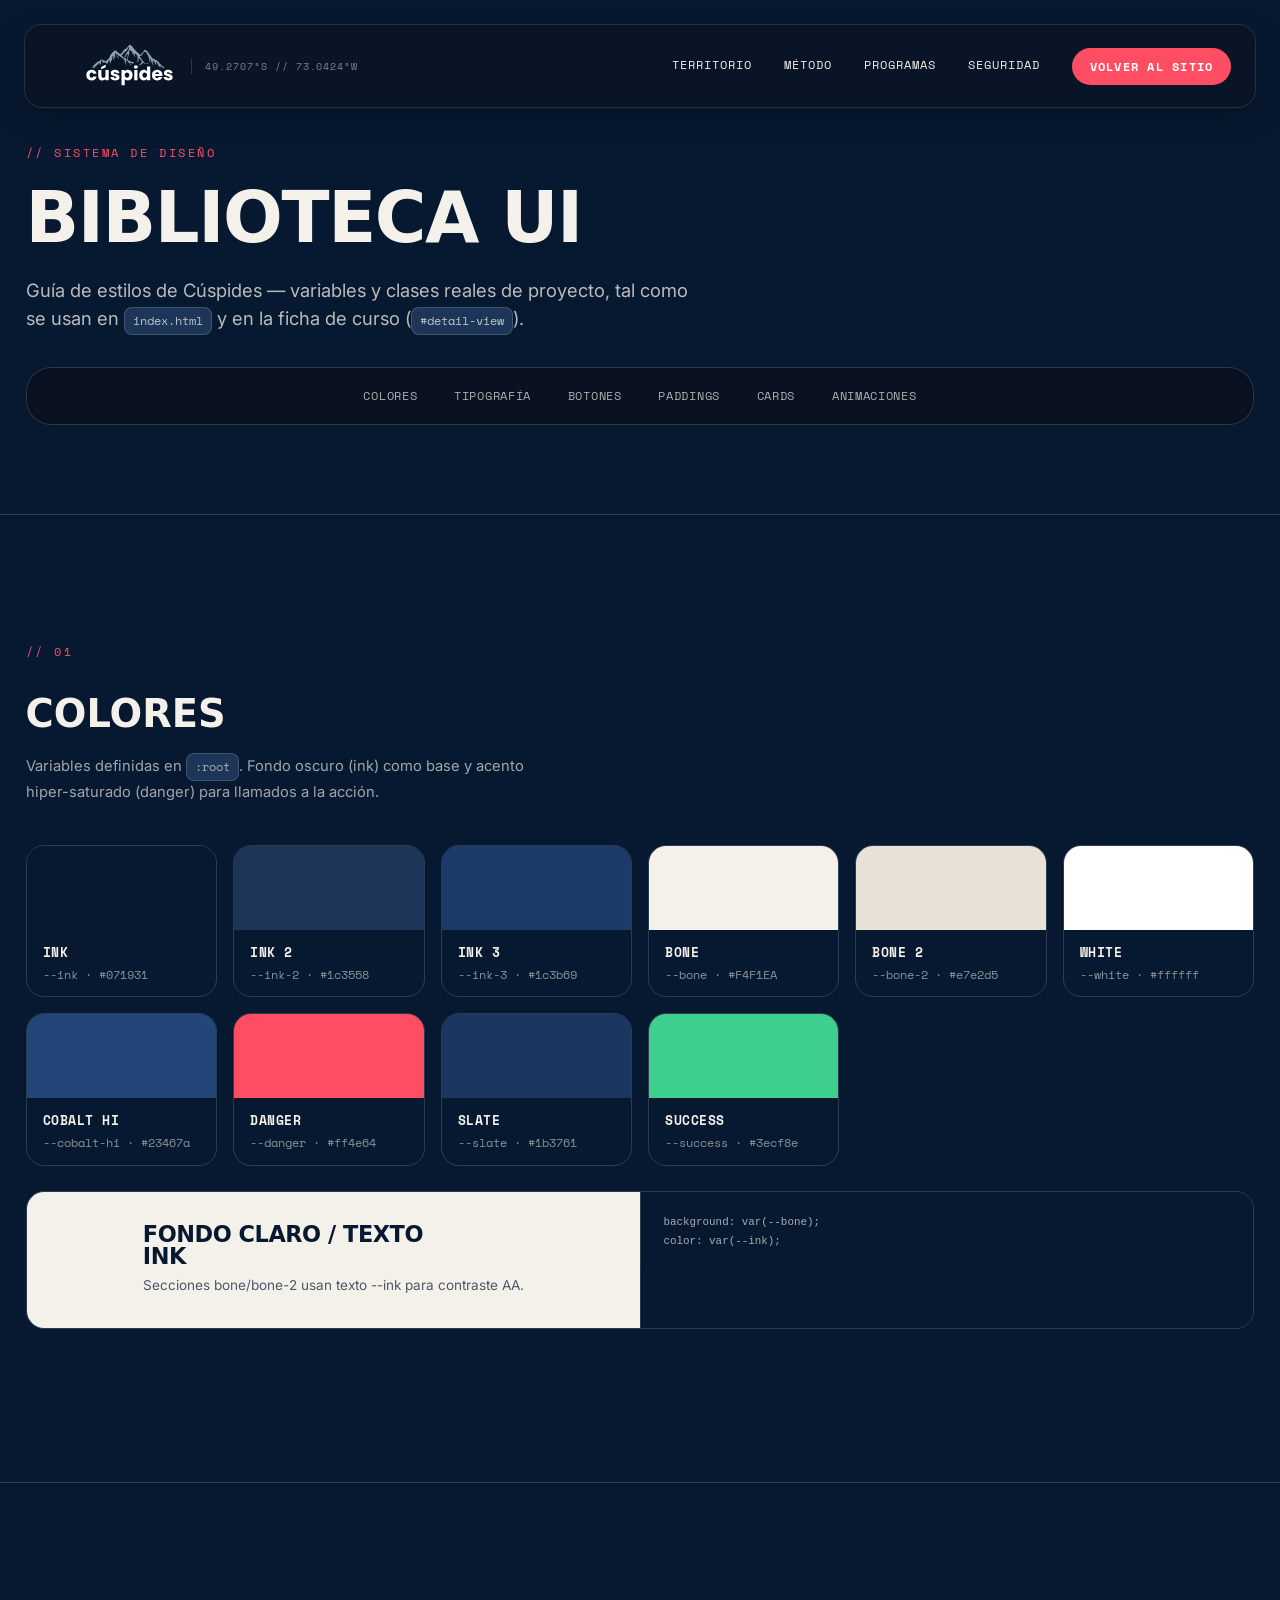
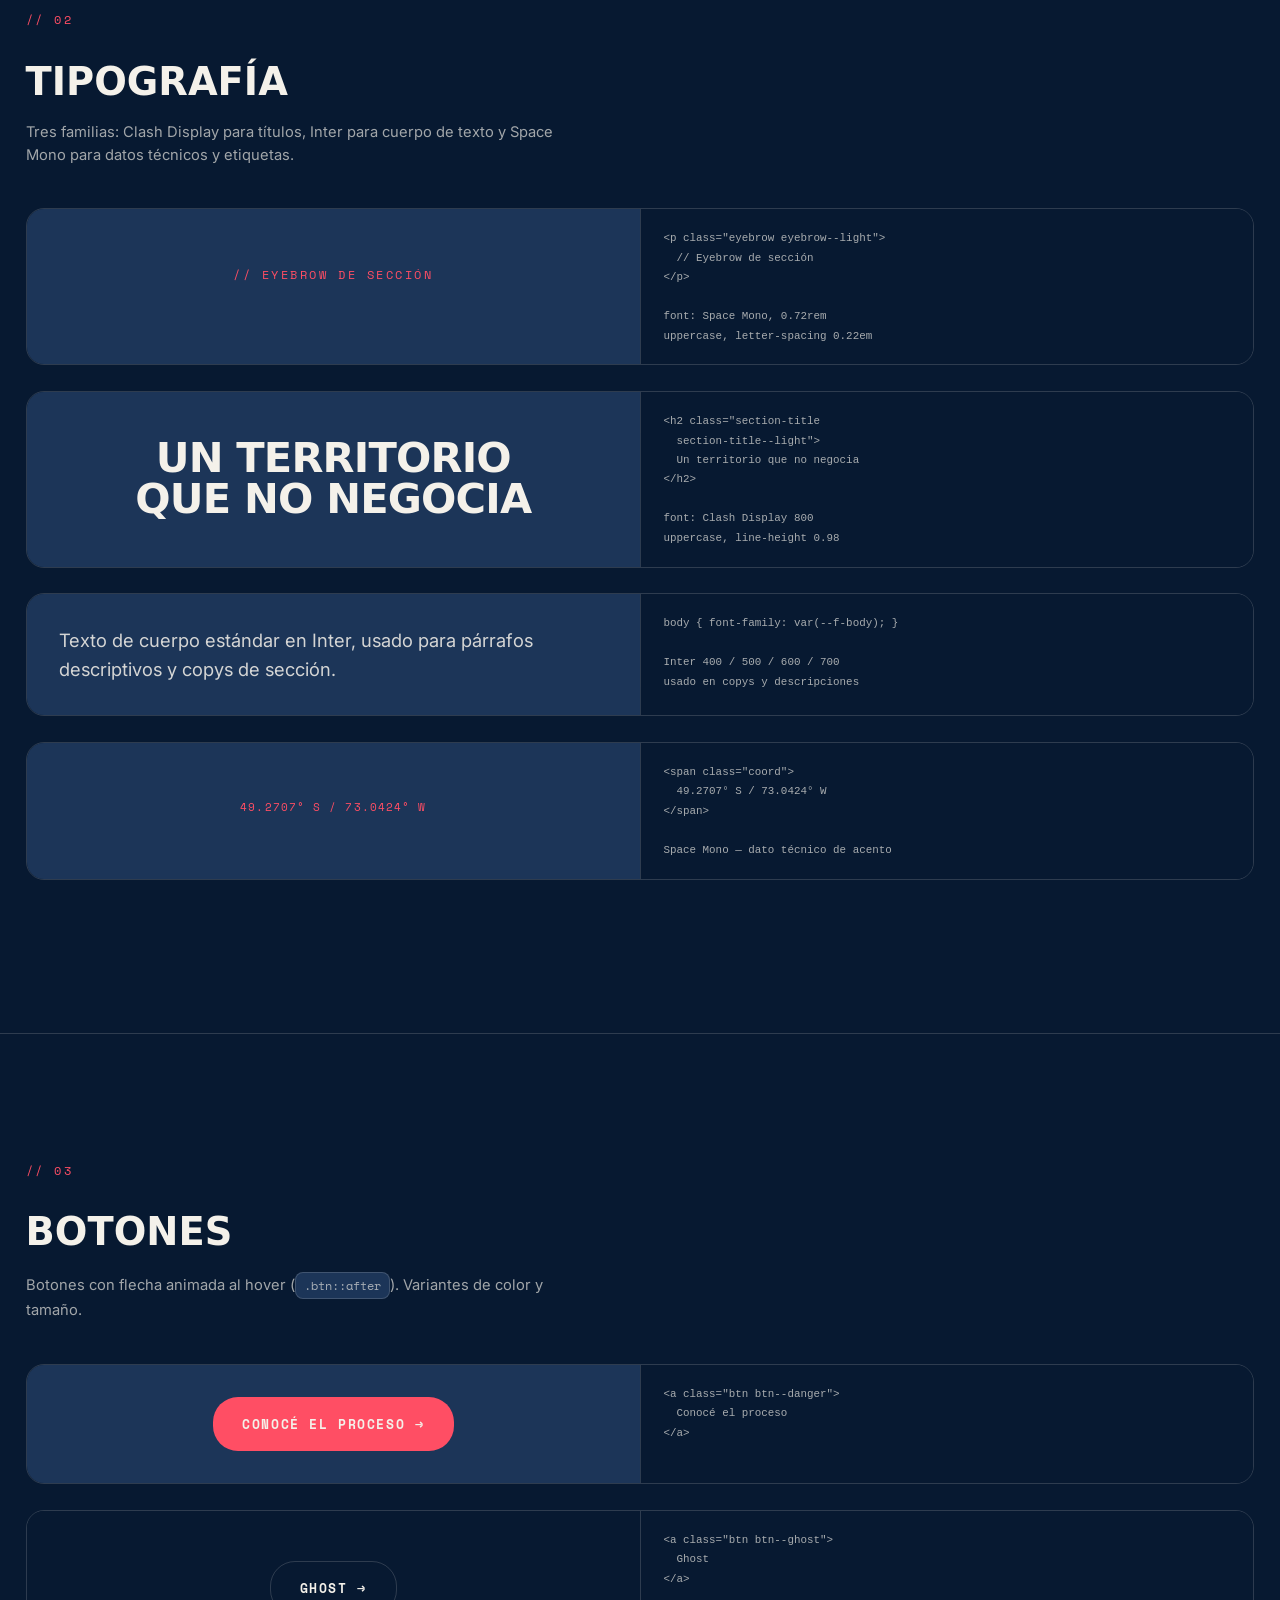
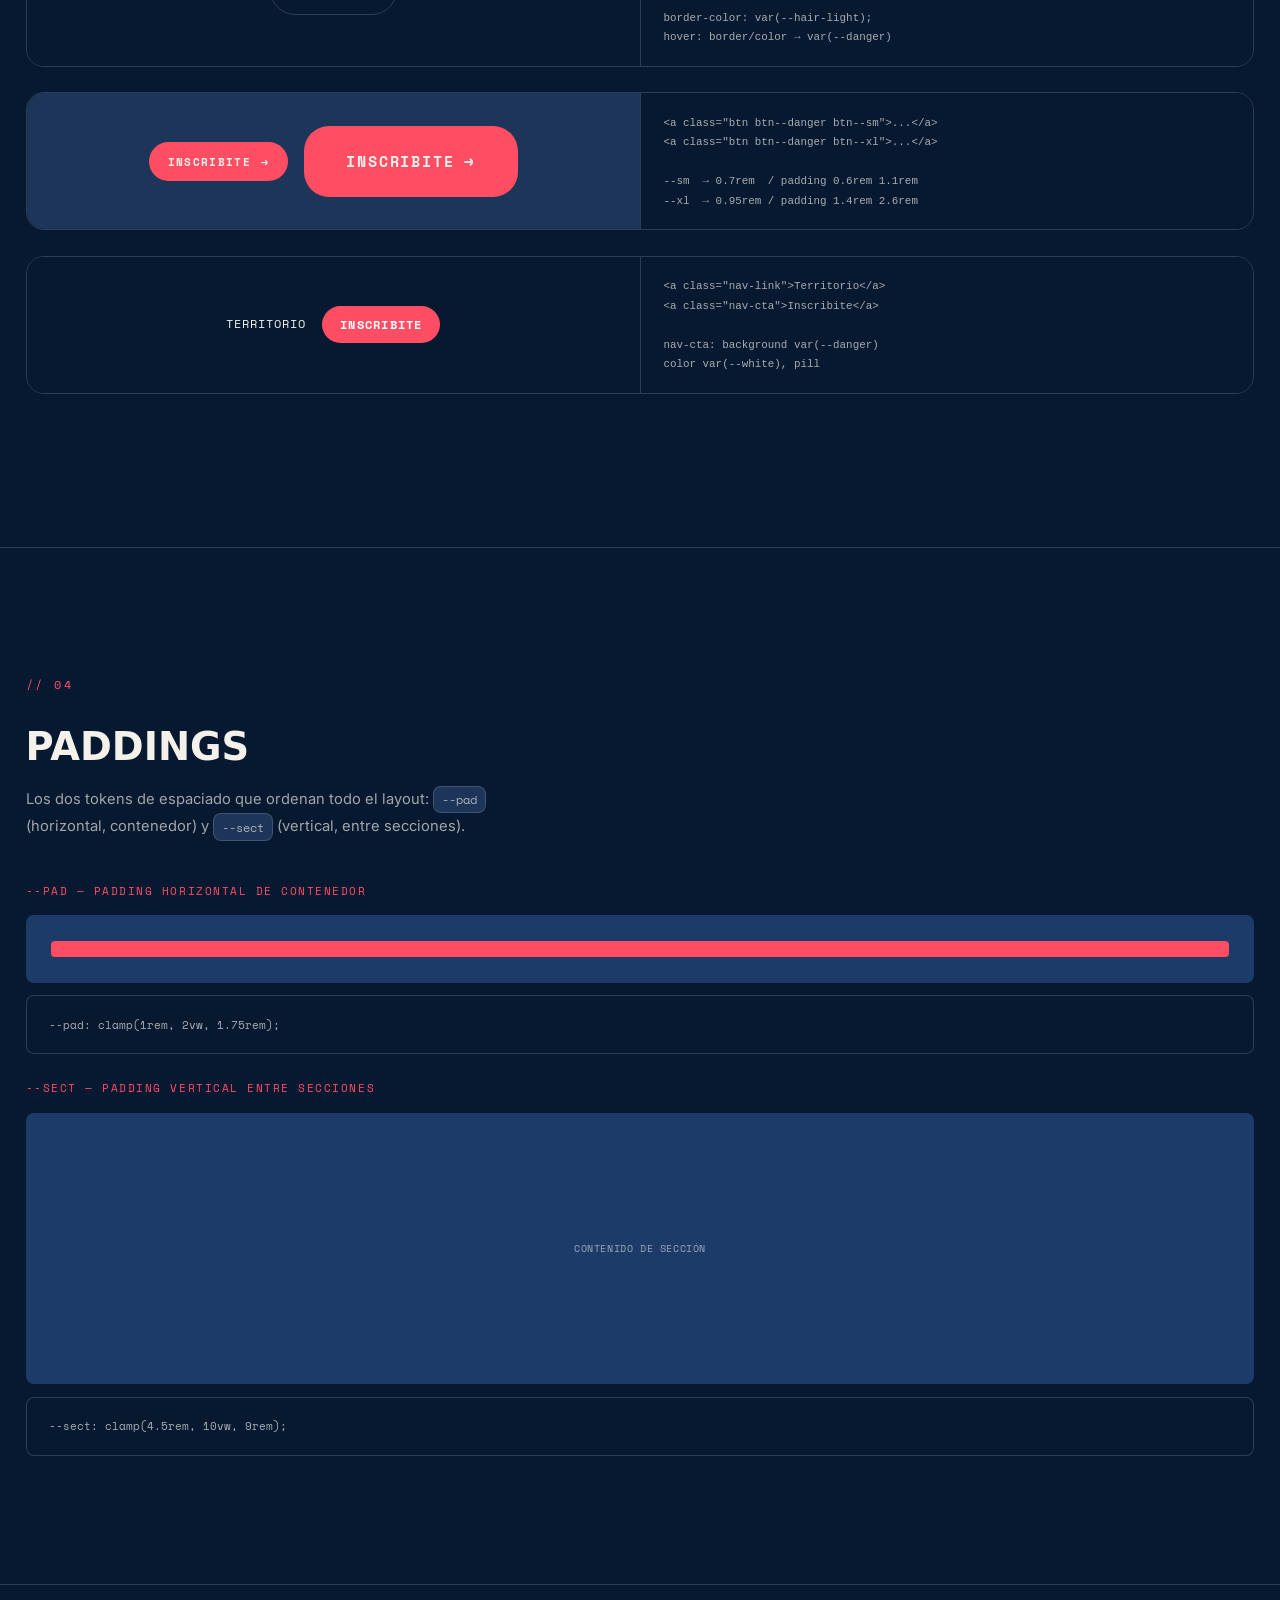
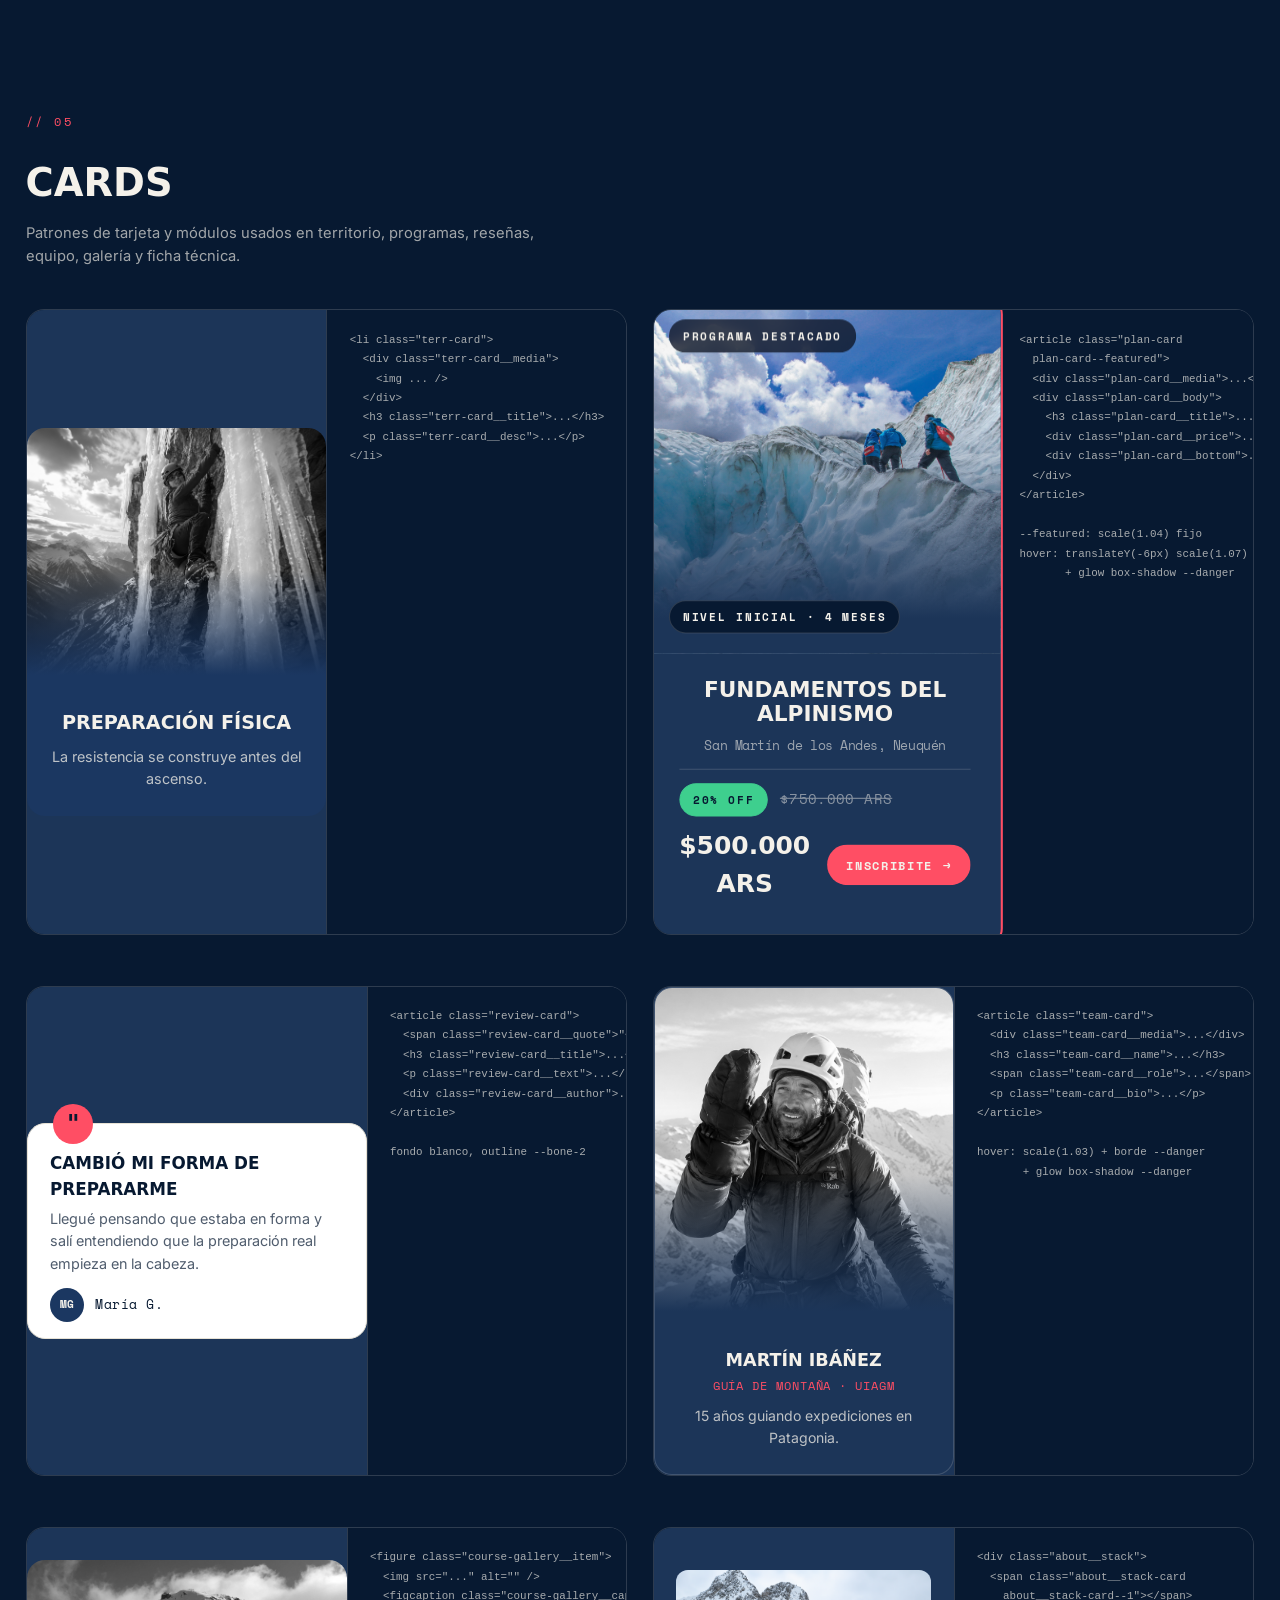
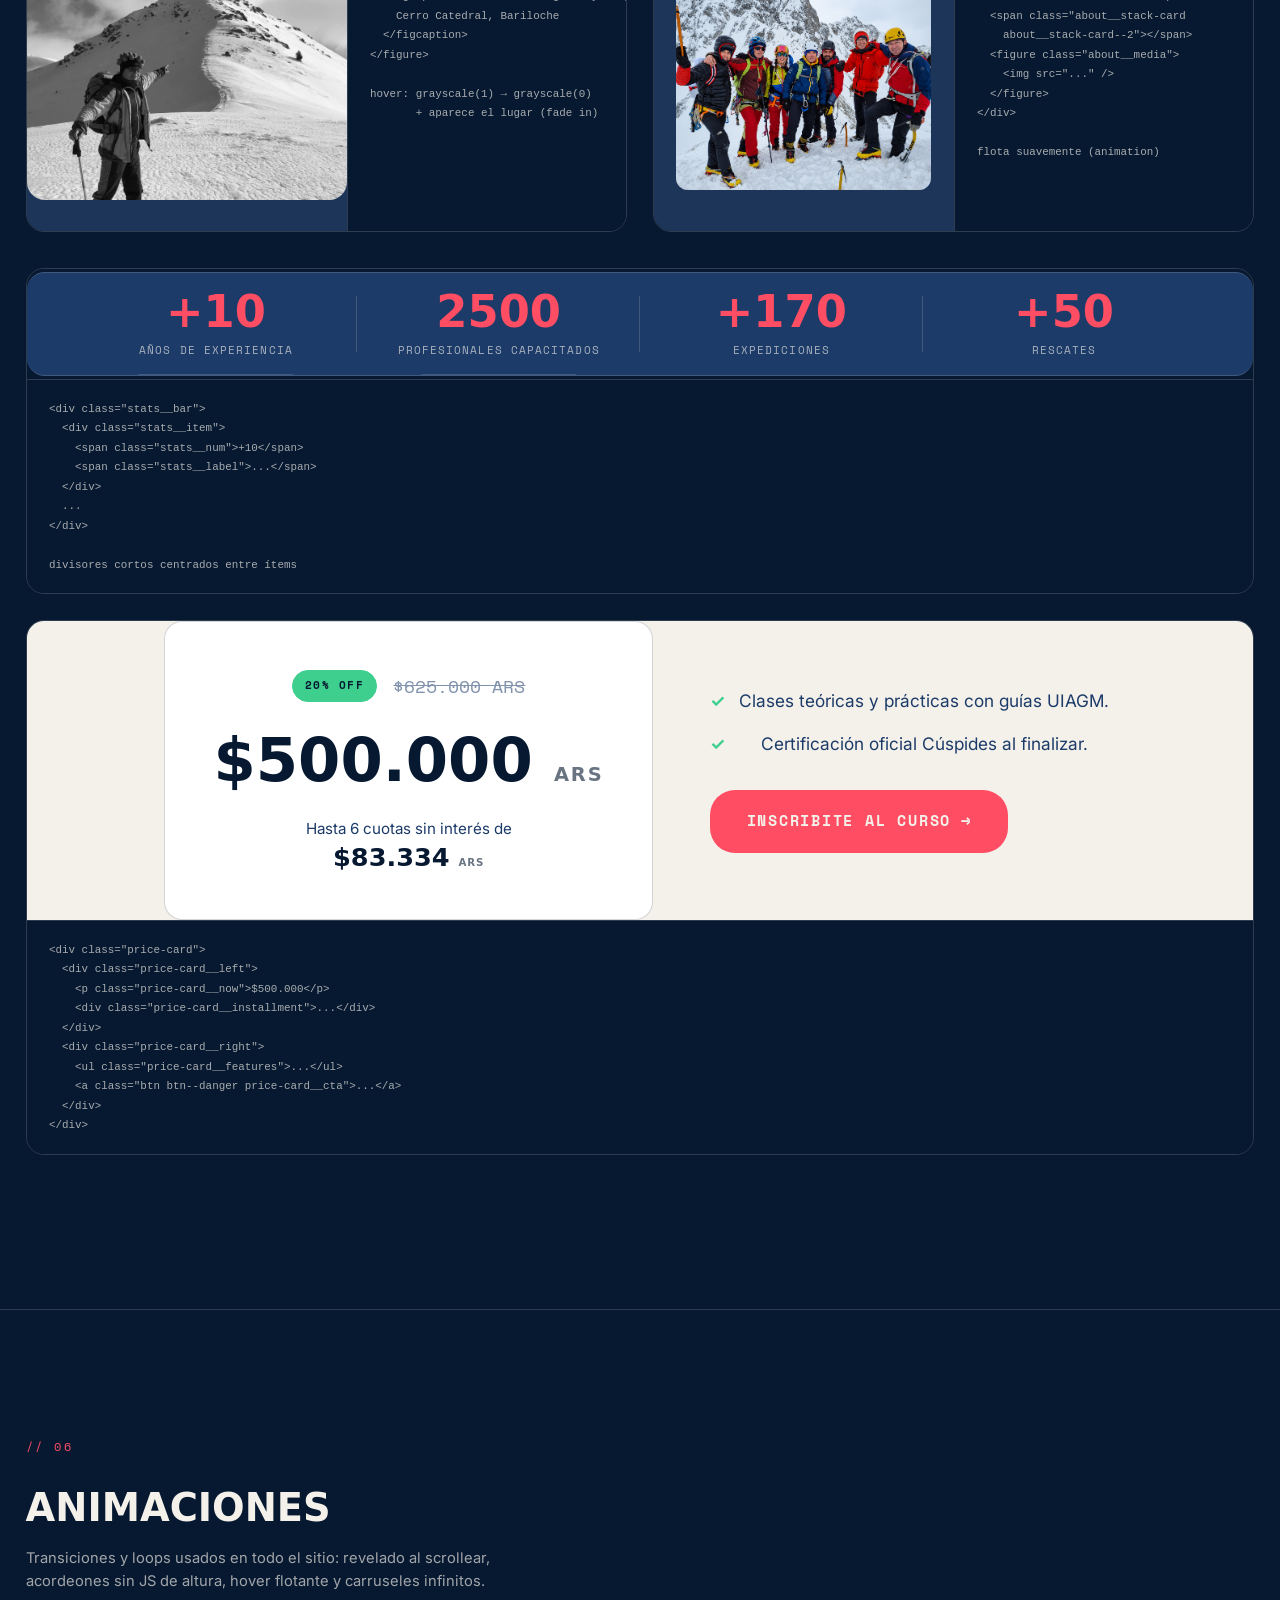
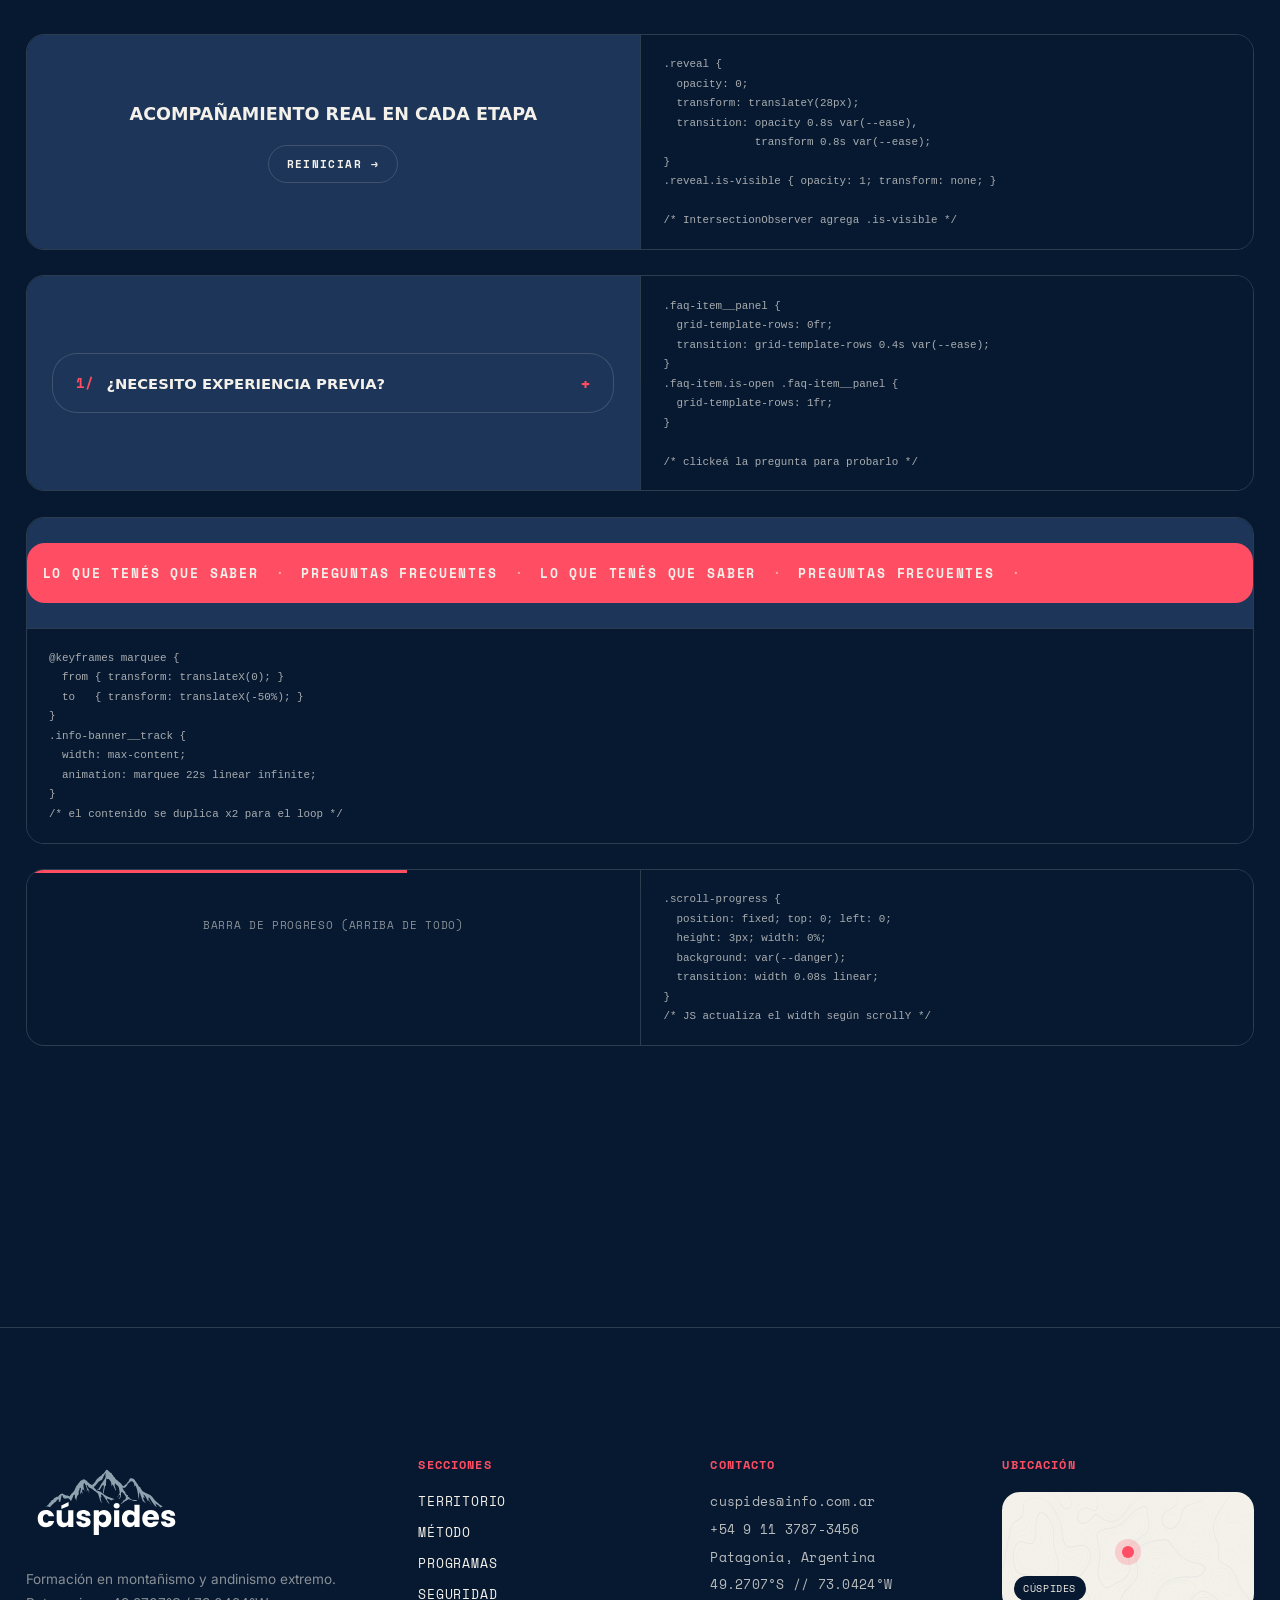
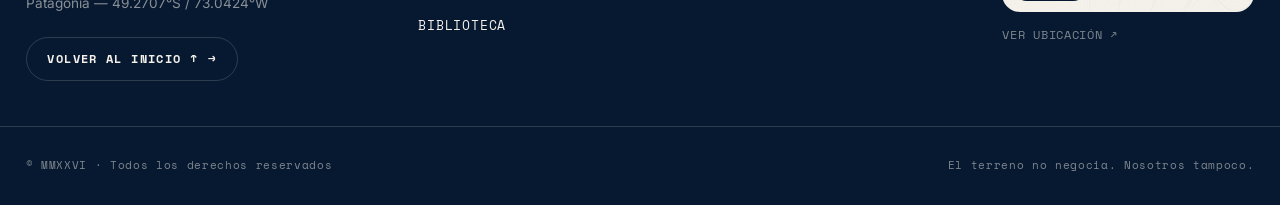
<file: biblioteca.html>
<!DOCTYPE html>
<html lang="es">
<head>
  <meta charset="UTF-8" />
  <meta name="viewport" content="width=device-width, initial-scale=1.0" />
  <meta name="description" content="Cúspides — Biblioteca de componentes UI del sitio." />
  <meta name="theme-color" content="#0B111E" />
  <title>Biblioteca UI // CÚSPIDES</title>
  <link rel="icon" type="image/svg+xml" href="assets/img/favicon.svg" />

  <link rel="preconnect" href="https://fonts.googleapis.com" />
  <link rel="preconnect" href="https://fonts.gstatic.com" crossorigin />
  <link
    href="https://fonts.googleapis.com/css2?family=Inter:wght@400;500;600;700&family=Space+Mono:wght@400;700&display=swap"
    rel="stylesheet"
  />
  <link rel="preconnect" href="https://api.fontshare.com" />
  <link href="https://api.fontshare.com/v2/css?f[]=clash-display@700&display=swap" rel="stylesheet" />

  <link rel="stylesheet" href="styles.css" />

  <!-- ============================================================= -->
  <!-- ESTILOS PROPIOS DE LA BIBLIOTECA (namespace .lib- para no pisar el sitio) -->
  <!-- ============================================================= -->
  <style>
    .lib-main { position: relative; z-index: 1; padding-top: clamp(7rem, 16vh, 9rem); padding-bottom: var(--sect); }

    .lib-intro { padding-bottom: calc(var(--sect) * 0.7); }
    .lib-intro__title {
      font-family: var(--f-display); font-weight: 800; text-transform: uppercase;
      font-size: clamp(2.2rem, 7vw, 4.4rem); line-height: 0.98; letter-spacing: -0.02em;
      margin: 0.6rem 0 1.4rem; color: var(--bone);
    }
    .lib-intro__sub { max-width: 56ch; font-size: clamp(1rem, 2vw, 1.15rem); color: rgba(244,241,234,0.75); }

    /* Nav de pestañas fija, estilo "kit UI" */
    .lib-tabs {
      position: sticky; top: clamp(4.5rem, 10vh, 6rem); z-index: 20;
      display: flex; flex-wrap: wrap; justify-content: center; gap: 0.5rem; margin-top: 2rem;
      padding: 0.7rem; background: rgba(11, 17, 30, 0.85);
      backdrop-filter: blur(6px); -webkit-backdrop-filter: blur(6px);
      border: 1px solid var(--hair-light); border-radius: var(--radius-btn);
    }
    .lib-tabs a {
      font-family: var(--f-mono); font-size: 0.72rem; letter-spacing: 0.06em; text-transform: uppercase;
      padding: 0.5rem 0.9rem; border-radius: 999px; transition: background 0.3s, color 0.3s;
      color: rgba(244, 241, 234, 0.7);
    }
    .lib-tabs a:hover { color: var(--bone); background: var(--ink-2); }

    .lib-section { padding-block: var(--sect); border-top: 1px solid var(--hair-light); }
    .lib-section__head { margin-bottom: 2.6rem; }
    .lib-section__title {
      font-family: var(--f-display); font-weight: 700; text-transform: uppercase;
      font-size: clamp(1.6rem, 3.4vw, 2.4rem); color: var(--bone); margin-bottom: 0.6rem;
    }
    .lib-section__desc { font-size: 0.92rem; color: rgba(244,241,234,0.65); max-width: 60ch; }

    .lib-block { margin-bottom: 1.6rem; }
    .lib-block:last-child { margin-bottom: 0; }
    .lib-block__label {
      font-family: var(--f-mono); font-size: 0.68rem; letter-spacing: 0.14em; text-transform: uppercase;
      color: var(--danger); margin-bottom: 1rem; display: block;
    }

    /* Muestrario de colores */
    .lib-swatches { display: grid; grid-template-columns: repeat(2, 1fr); gap: 1rem; }
    .lib-swatch { border: 1px solid var(--hair-light); border-radius: var(--radius-card); overflow: hidden; }
    .lib-swatch__fill { height: 84px; }
    .lib-swatch__meta { padding: 0.8rem 1rem; font-family: var(--f-mono); }
    .lib-swatch__name { display: block; font-size: 0.8rem; font-weight: 700; text-transform: uppercase; letter-spacing: 0.04em; }
    .lib-swatch__hex { display: block; font-size: 0.72rem; opacity: 0.55; margin-top: 0.2rem; }

    /* Fila de ejemplos flex */
    .lib-row { display: flex; flex-wrap: wrap; gap: 1rem; align-items: center; }

    /* Preview + código, patrón usado en toda la biblioteca */
    .lib-example {
      border: 1px solid var(--hair-light); border-radius: var(--radius-card);
      overflow: hidden; margin-bottom: 1.6rem; display: grid; grid-template-columns: 1fr;
    }
    .lib-example__preview {
      padding: 2rem; background: var(--ink-2);
      display: flex; align-items: center; justify-content: center; flex-wrap: wrap; gap: 1rem;
      min-height: 110px; text-align: center;
    }
    .lib-example__code {
      margin: 0; padding: 1.2rem 1.4rem;
      background: var(--ink); border-top: 1px solid var(--hair-light);
      font-family: var(--f-mono); font-size: 0.68rem; line-height: 1.7;
      color: rgba(244, 241, 234, 0.68);
      overflow-x: auto; white-space: pre;
    }
    .lib-example--wide .lib-example__preview { padding: 2.4rem 1.4rem; }

    /* Cuadrícula 2 columnas para tarjetas/ejemplos compactos */
    .lib-grid-2 { display: grid; grid-template-columns: 1fr; gap: 0; }

    .lib-mini-media { height: 100%; min-height: 160px; background: linear-gradient(135deg, var(--ink-3), #0b1220 60%, #060a14); }

    /* Paddings */
    .lib-padding-demo { background: var(--ink-3); border-radius: 8px; }
    .lib-padding-demo__x { padding: clamp(1rem, 2vw, 1.75rem); }
    .lib-padding-demo__x-fill { height: 16px; background: var(--danger); border-radius: 4px; }
    .lib-padding-demo__y { padding: clamp(4.5rem, 10vw, 9rem) 0; display: flex; align-items: center; justify-content: center; }
    .lib-padding-demo__y-fill { width: 70%; height: 3px; background: var(--danger); }
    .lib-padding-demo__tag {
      font-family: var(--f-mono); font-size: 0.62rem; letter-spacing: 0.06em; text-transform: uppercase;
      color: var(--bone); opacity: 0.6;
    }

    /* Demo de reveal (scroll) reproducible a demanda */
    .lib-reveal-demo {
      opacity: 0; transform: translateY(28px);
      transition: opacity 0.8s var(--ease), transform 0.8s var(--ease);
    }
    .lib-reveal-demo.is-visible { opacity: 1; transform: translateY(0); }

    /* Tabla de código de clases */
    .lib-code {
      font-family: var(--f-mono); font-size: 0.78rem;
      background: var(--ink-2); border: 1px solid var(--hair-light); border-radius: 8px;
      padding: 0.2rem 0.5rem; display: inline-block;
    }

    .lib-toc { display: flex; flex-wrap: wrap; gap: 0.6rem; margin-top: 2rem; }
    .lib-toc a {
      font-family: var(--f-mono); font-size: 0.72rem; letter-spacing: 0.06em; text-transform: uppercase;
      border: 1px solid var(--hair-light); border-radius: var(--radius-btn); padding: 0.5rem 0.9rem;
      transition: border-color 0.3s, color 0.3s;
    }
    .lib-toc a:hover { border-color: var(--danger); color: var(--danger); }

    @media (min-width: 720px) {
      .lib-swatches { grid-template-columns: repeat(4, 1fr); }
      .lib-grid-2 { grid-template-columns: 1fr 1fr; gap: 1.6rem; }
    }
    @media (min-width: 900px) {
      .lib-example { grid-template-columns: 1fr 1fr; }
      .lib-example__code { border-top: none; border-left: 1px solid var(--hair-light); }
      .lib-example--wide { grid-template-columns: 1fr; }
      .lib-example--wide .lib-example__code { border-left: none; border-top: 1px solid var(--hair-light); }
    }
    @media (min-width: 1024px) {
      .lib-swatches { grid-template-columns: repeat(6, 1fr); }
    }

    /* Esta página no usa el puntero custom (.cursor-dot) del sitio: restauramos el cursor estándar */
    @media (pointer: fine) {
      * { cursor: auto !important; }
      a, button, [role="button"], [onclick] { cursor: pointer !important; }
    }
  </style>
</head>

<body>
  <div class="scroll-progress" id="scroll-progress" aria-hidden="true"></div>

  <!-- =========================================================== -->
  <!-- HEADER / NAVEGACIÓN GLOBAL (idéntico al del sitio)           -->
  <!-- =========================================================== -->
  <header class="site-header" id="site-header">
    <a href="index.html#hero" class="brand" aria-label="Cúspides — Inicio">
      <img class="brand__logo" src="assets/img/logo-cuspides.svg" alt="Cúspides" />
      <span class="brand__coord">49.2707°S // 73.0424°W</span>
    </a>

    <nav class="site-nav" aria-label="Navegación principal">
      <a href="index.html#territorio" class="nav-link">Territorio</a>
      <a href="index.html#metodo" class="nav-link">Método</a>
      <a href="index.html#programas" class="nav-link">Programas</a>
      <a href="index.html#causa" class="nav-link">Seguridad</a>
      <a href="index.html" class="nav-cta">Volver al sitio</a>
    </nav>

    <button class="menu-toggle" id="menu-toggle" aria-label="Abrir menú" aria-expanded="false">
      <span></span><span></span><span></span>
    </button>
  </header>

  <div class="mobile-menu" id="mobile-menu" aria-hidden="true">
    <a href="index.html#territorio" class="mobile-menu__link">01 — Territorio</a>
    <a href="index.html#metodo" class="mobile-menu__link">02 — Método</a>
    <a href="index.html#programas" class="mobile-menu__link">03 — Programas</a>
    <a href="index.html#causa" class="mobile-menu__link">04 — Seguridad</a>
    <a href="index.html" class="mobile-menu__link mobile-menu__link--cta">→ Volver al sitio</a>
  </div>

  <!-- =========================================================== -->
  <!-- CONTENIDO: BIBLIOTECA UI                                     -->
  <!-- =========================================================== -->
  <main class="lib-main">

    <section class="lib-intro container">
      <p class="eyebrow eyebrow--light">// Sistema de diseño</p>
      <h1 class="lib-intro__title">Biblioteca UI</h1>
      <p class="lib-intro__sub">
        Guía de estilos de Cúspides — variables y clases reales de proyecto, tal como se usan en
        <span class="lib-code">index.html</span> y en la ficha de curso (<span class="lib-code">#detail-view</span>).
      </p>
      <nav class="lib-tabs" aria-label="Índice de la biblioteca">
        <a href="#lib-colores">Colores</a>
        <a href="#lib-tipografia">Tipografía</a>
        <a href="#lib-botones">Botones</a>
        <a href="#lib-paddings">Paddings</a>
        <a href="#lib-cards">Cards</a>
        <a href="#lib-animaciones">Animaciones</a>
      </nav>
    </section>

    <!-- ///////////////// COLORES ///////////////// -->
    <section class="lib-section container" id="lib-colores">
      <div class="lib-section__head">
        <p class="eyebrow eyebrow--light">// 01</p>
        <h2 class="lib-section__title">Colores</h2>
        <p class="lib-section__desc">Variables definidas en <span class="lib-code">:root</span>. Fondo oscuro (ink) como base y acento hiper-saturado (danger) para llamados a la acción.</p>
      </div>
      <div class="lib-swatches">
        <div class="lib-swatch">
          <div class="lib-swatch__fill" style="background: var(--ink);"></div>
          <div class="lib-swatch__meta"><span class="lib-swatch__name">Ink</span><span class="lib-swatch__hex">--ink · #071931</span></div>
        </div>
        <div class="lib-swatch">
          <div class="lib-swatch__fill" style="background: var(--ink-2);"></div>
          <div class="lib-swatch__meta"><span class="lib-swatch__name">Ink 2</span><span class="lib-swatch__hex">--ink-2 · #1c3558</span></div>
        </div>
        <div class="lib-swatch">
          <div class="lib-swatch__fill" style="background: var(--ink-3);"></div>
          <div class="lib-swatch__meta"><span class="lib-swatch__name">Ink 3</span><span class="lib-swatch__hex">--ink-3 · #1c3b69</span></div>
        </div>
        <div class="lib-swatch">
          <div class="lib-swatch__fill" style="background: var(--bone);"></div>
          <div class="lib-swatch__meta"><span class="lib-swatch__name">Bone</span><span class="lib-swatch__hex">--bone · #F4F1EA</span></div>
        </div>
        <div class="lib-swatch">
          <div class="lib-swatch__fill" style="background: var(--bone-2);"></div>
          <div class="lib-swatch__meta"><span class="lib-swatch__name">Bone 2</span><span class="lib-swatch__hex">--bone-2 · #e7e2d5</span></div>
        </div>
        <div class="lib-swatch">
          <div class="lib-swatch__fill" style="background: var(--white); border-bottom: 1px solid var(--hair-light);"></div>
          <div class="lib-swatch__meta"><span class="lib-swatch__name">White</span><span class="lib-swatch__hex">--white · #ffffff</span></div>
        </div>
        <div class="lib-swatch">
          <div class="lib-swatch__fill" style="background: var(--cobalt-hi);"></div>
          <div class="lib-swatch__meta"><span class="lib-swatch__name">Cobalt Hi</span><span class="lib-swatch__hex">--cobalt-hi · #23467a</span></div>
        </div>
        <div class="lib-swatch">
          <div class="lib-swatch__fill" style="background: var(--danger);"></div>
          <div class="lib-swatch__meta"><span class="lib-swatch__name">Danger</span><span class="lib-swatch__hex">--danger · #ff4e64</span></div>
        </div>
        <div class="lib-swatch">
          <div class="lib-swatch__fill" style="background: var(--slate);"></div>
          <div class="lib-swatch__meta"><span class="lib-swatch__name">Slate</span><span class="lib-swatch__hex">--slate · #1b3761</span></div>
        </div>
        <div class="lib-swatch">
          <div class="lib-swatch__fill" style="background: var(--success);"></div>
          <div class="lib-swatch__meta"><span class="lib-swatch__name">Success</span><span class="lib-swatch__hex">--success · #3ecf8e</span></div>
        </div>
      </div>
      <div class="lib-example" style="margin-top: 1.6rem;">
        <div class="lib-example__preview" style="background: var(--bone); color: var(--ink);">
          <div style="text-align: left;">
            <p class="section-title" style="font-size: 1.4rem; margin-bottom: 0.4rem;">Fondo claro / texto ink</p>
            <p style="font-size: 0.85rem; opacity: 0.7;">Secciones bone/bone-2 usan texto --ink para contraste AA.</p>
          </div>
        </div>
        <pre class="lib-example__code"><code>background: var(--bone);
color: var(--ink);</code></pre>
      </div>
    </section>

    <!-- ///////////////// TIPOGRAFÍA ///////////////// -->
    <section class="lib-section container" id="lib-tipografia">
      <div class="lib-section__head">
        <p class="eyebrow eyebrow--light">// 02</p>
        <h2 class="lib-section__title">Tipografía</h2>
        <p class="lib-section__desc">Tres familias: Clash Display para títulos, Inter para cuerpo de texto y Space Mono para datos técnicos y etiquetas.</p>
      </div>

      <div class="lib-example">
        <div class="lib-example__preview">
          <p class="eyebrow eyebrow--light">// Eyebrow de sección</p>
        </div>
        <pre class="lib-example__code"><code>&lt;p class="eyebrow eyebrow--light"&gt;
  // Eyebrow de sección
&lt;/p&gt;

font: Space Mono, 0.72rem
uppercase, letter-spacing 0.22em</code></pre>
      </div>

      <div class="lib-example">
        <div class="lib-example__preview">
          <h3 class="section-title section-title--light" style="font-size: clamp(1.6rem, 5vw, 2.6rem);">Un territorio<br />que no negocia</h3>
        </div>
        <pre class="lib-example__code"><code>&lt;h2 class="section-title
  section-title--light"&gt;
  Un territorio que no negocia
&lt;/h2&gt;

font: Clash Display 800
uppercase, line-height 0.98</code></pre>
      </div>

      <div class="lib-example">
        <div class="lib-example__preview" style="text-align: left;">
          <p style="font-size: clamp(1rem, 2vw, 1.15rem); color: rgba(244,241,234,0.85); max-width: 46ch;">
            Texto de cuerpo estándar en Inter, usado para párrafos descriptivos y copys de sección.
          </p>
        </div>
        <pre class="lib-example__code"><code>body { font-family: var(--f-body); }

Inter 400 / 500 / 600 / 700
usado en copys y descripciones</code></pre>
      </div>

      <div class="lib-example">
        <div class="lib-example__preview">
          <span class="coord">49.2707° S / 73.0424° W</span>
        </div>
        <pre class="lib-example__code"><code>&lt;span class="coord"&gt;
  49.2707° S / 73.0424° W
&lt;/span&gt;

Space Mono — dato técnico de acento</code></pre>
      </div>
    </section>

    <!-- ///////////////// BOTONES ///////////////// -->
    <section class="lib-section container" id="lib-botones">
      <div class="lib-section__head">
        <p class="eyebrow eyebrow--light">// 03</p>
        <h2 class="lib-section__title">Botones</h2>
        <p class="lib-section__desc">Botones con flecha animada al hover (<span class="lib-code">.btn::after</span>). Variantes de color y tamaño.</p>
      </div>

      <div class="lib-example">
        <div class="lib-example__preview">
          <a href="#" class="btn btn--danger" onclick="return false;">Conocé el proceso</a>
        </div>
        <pre class="lib-example__code"><code>&lt;a class="btn btn--danger"&gt;
  Conocé el proceso
&lt;/a&gt;</code></pre>
      </div>

      <div class="lib-example">
        <div class="lib-example__preview" style="background: var(--ink);">
          <a href="#" class="btn btn--ghost" onclick="return false;">Ghost</a>
        </div>
        <pre class="lib-example__code"><code>&lt;a class="btn btn--ghost"&gt;
  Ghost
&lt;/a&gt;

border-color: var(--hair-light);
hover: border/color → var(--danger)</code></pre>
      </div>

      <div class="lib-example">
        <div class="lib-example__preview">
          <a href="#" class="btn btn--danger btn--sm" onclick="return false;">Inscribite</a>
          <a href="#" class="btn btn--danger btn--xl" onclick="return false;">Inscribite</a>
        </div>
        <pre class="lib-example__code"><code>&lt;a class="btn btn--danger btn--sm"&gt;...&lt;/a&gt;
&lt;a class="btn btn--danger btn--xl"&gt;...&lt;/a&gt;

--sm  → 0.7rem  / padding 0.6rem 1.1rem
--xl  → 0.95rem / padding 1.4rem 2.6rem</code></pre>
      </div>

      <div class="lib-example">
        <div class="lib-example__preview" style="background: var(--ink);">
          <a href="#" class="nav-link" onclick="return false;">Territorio</a>
          <a href="#" class="nav-cta" onclick="return false;">Inscribite</a>
        </div>
        <pre class="lib-example__code"><code>&lt;a class="nav-link"&gt;Territorio&lt;/a&gt;
&lt;a class="nav-cta"&gt;Inscribite&lt;/a&gt;

nav-cta: background var(--danger)
color var(--white), pill</code></pre>
      </div>
    </section>

    <!-- ///////////////// PADDINGS ///////////////// -->
    <section class="lib-section container" id="lib-paddings">
      <div class="lib-section__head">
        <p class="eyebrow eyebrow--light">// 04</p>
        <h2 class="lib-section__title">Paddings</h2>
        <p class="lib-section__desc">Los dos tokens de espaciado que ordenan todo el layout: <span class="lib-code">--pad</span> (horizontal, contenedor) y <span class="lib-code">--sect</span> (vertical, entre secciones).</p>
      </div>

      <div class="lib-block">
        <span class="lib-block__label">--pad — padding horizontal de contenedor</span>
        <div class="lib-padding-demo">
          <div class="lib-padding-demo__x">
            <div class="lib-padding-demo__x-fill"></div>
          </div>
        </div>
        <p class="lib-example__code" style="margin-top: 0.8rem; border: 1px solid var(--hair-light); border-radius: 8px;">--pad: clamp(1rem, 2vw, 1.75rem);</p>
      </div>

      <div class="lib-block">
        <span class="lib-block__label">--sect — padding vertical entre secciones</span>
        <div class="lib-padding-demo">
          <div class="lib-padding-demo__y">
            <span class="lib-padding-demo__tag">contenido de sección</span>
          </div>
        </div>
        <p class="lib-example__code" style="margin-top: 0.8rem; border: 1px solid var(--hair-light); border-radius: 8px;">--sect: clamp(4.5rem, 10vw, 9rem);</p>
      </div>
    </section>

    <!-- ///////////////// CARDS ///////////////// -->
    <section class="lib-section container" id="lib-cards">
      <div class="lib-section__head">
        <p class="eyebrow eyebrow--light">// 05</p>
        <h2 class="lib-section__title">Cards</h2>
        <p class="lib-section__desc">Patrones de tarjeta y módulos usados en territorio, programas, reseñas, equipo, galería y ficha técnica.</p>
      </div>

      <div class="lib-grid-2">
        <div class="lib-example">
          <div class="lib-example__preview" style="padding: 0;">
            <div class="terr-card" style="width: 100%;">
              <div class="terr-card__media"><img src="assets/img/andinista-en-altura.png" alt="" /></div>
              <h3 class="terr-card__title">Preparación física</h3>
              <p class="terr-card__desc">La resistencia se construye antes del ascenso.</p>
            </div>
          </div>
          <pre class="lib-example__code"><code>&lt;li class="terr-card"&gt;
  &lt;div class="terr-card__media"&gt;
    &lt;img ... /&gt;
  &lt;/div&gt;
  &lt;h3 class="terr-card__title"&gt;...&lt;/h3&gt;
  &lt;p class="terr-card__desc"&gt;...&lt;/p&gt;
&lt;/li&gt;</code></pre>
        </div>

        <div class="lib-example">
          <div class="lib-example__preview" style="padding: 0;">
            <article class="plan-card plan-card--featured">
              <div class="plan-card__media">
                <img src="assets/img/hero-detalle.jpg" alt="" />
                <span class="badge plan-card__featured-tag">PROGRAMA DESTACADO</span>
                <span class="badge badge--outline plan-card__level">Nivel Inicial · 4 meses</span>
              </div>
              <div class="plan-card__body">
                <h3 class="plan-card__title">Fundamentos del Alpinismo</h3>
                <p class="plan-card__location">San Martín de los Andes, Neuquén</p>
                <div class="plan-card__price">
                  <span class="badge badge--success">20% OFF</span>
                  <span class="plan-card__old">$750.000 ARS</span>
                </div>
                <div class="plan-card__bottom">
                  <span class="plan-card__now">$500.000 ARS</span>
                  <span class="btn btn--danger btn--sm plan-card__cta">Inscribite</span>
                </div>
              </div>
            </article>
          </div>
          <pre class="lib-example__code"><code>&lt;article class="plan-card
  plan-card--featured"&gt;
  &lt;div class="plan-card__media"&gt;...&lt;/div&gt;
  &lt;div class="plan-card__body"&gt;
    &lt;h3 class="plan-card__title"&gt;...&lt;/h3&gt;
    &lt;div class="plan-card__price"&gt;...&lt;/div&gt;
    &lt;div class="plan-card__bottom"&gt;...&lt;/div&gt;
  &lt;/div&gt;
&lt;/article&gt;

--featured: scale(1.04) fijo
hover: translateY(-6px) scale(1.07)
       + glow box-shadow --danger</code></pre>
        </div>

        <div class="lib-example">
          <div class="lib-example__preview" style="padding: 0;">
            <article class="review-card">
              <span class="review-card__quote" aria-hidden="true">"</span>
              <h3 class="review-card__title">Cambió mi forma de prepararme</h3>
              <p class="review-card__text">Llegué pensando que estaba en forma y salí entendiendo que la preparación real empieza en la cabeza.</p>
              <div class="review-card__author">
                <span class="review-card__avatar" aria-hidden="true">MG</span>
                <span class="review-card__name">María G.</span>
              </div>
            </article>
          </div>
          <pre class="lib-example__code"><code>&lt;article class="review-card"&gt;
  &lt;span class="review-card__quote"&gt;"&lt;/span&gt;
  &lt;h3 class="review-card__title"&gt;...&lt;/h3&gt;
  &lt;p class="review-card__text"&gt;...&lt;/p&gt;
  &lt;div class="review-card__author"&gt;...&lt;/div&gt;
&lt;/article&gt;

fondo blanco, outline --bone-2</code></pre>
        </div>

        <div class="lib-example">
          <div class="lib-example__preview" style="padding: 0;">
            <article class="team-card">
              <div class="team-card__media"><img src="assets/img/inst2.png" alt="" /></div>
              <h3 class="team-card__name">Martín Ibáñez</h3>
              <span class="team-card__role">Guía de montaña · UIAGM</span>
              <p class="team-card__bio">15 años guiando expediciones en Patagonia.</p>
            </article>
          </div>
          <pre class="lib-example__code"><code>&lt;article class="team-card"&gt;
  &lt;div class="team-card__media"&gt;...&lt;/div&gt;
  &lt;h3 class="team-card__name"&gt;...&lt;/h3&gt;
  &lt;span class="team-card__role"&gt;...&lt;/span&gt;
  &lt;p class="team-card__bio"&gt;...&lt;/p&gt;
&lt;/article&gt;

hover: scale(1.03) + borde --danger
       + glow box-shadow --danger</code></pre>
        </div>

        <div class="lib-example">
          <div class="lib-example__preview" style="padding: 0;">
            <figure class="course-gallery__item" style="aspect-ratio: 4/3;">
              <img src="assets/img/gal1.jpg" alt="" style="width:100%; height:100%; object-fit:cover;" />
              <figcaption class="course-gallery__caption">Cerro Catedral, Bariloche</figcaption>
            </figure>
          </div>
          <pre class="lib-example__code"><code>&lt;figure class="course-gallery__item"&gt;
  &lt;img src="..." alt="" /&gt;
  &lt;figcaption class="course-gallery__caption"&gt;
    Cerro Catedral, Bariloche
  &lt;/figcaption&gt;
&lt;/figure&gt;

hover: grayscale(1) → grayscale(0)
       + aparece el lugar (fade in)</code></pre>
        </div>


        <div class="lib-example">
          <div class="lib-example__preview" style="padding: 2.6rem 1.4rem;">
            <div class="about__stack" style="max-width: 260px;">
              <span class="about__stack-card about__stack-card--1" aria-hidden="true"></span>
              <span class="about__stack-card about__stack-card--2" aria-hidden="true"></span>
              <figure class="about__media" style="min-height: 0;"><img src="assets/img/nosotros.png" alt="" style="display:block; width:100%; height:220px; object-fit:cover;" /></figure>
            </div>
          </div>
          <pre class="lib-example__code"><code>&lt;div class="about__stack"&gt;
  &lt;span class="about__stack-card
    about__stack-card--1"&gt;&lt;/span&gt;
  &lt;span class="about__stack-card
    about__stack-card--2"&gt;&lt;/span&gt;
  &lt;figure class="about__media"&gt;
    &lt;img src="..." /&gt;
  &lt;/figure&gt;
&lt;/div&gt;

flota suavemente (animation)</code></pre>
        </div>

      </div>

      <div class="lib-example lib-example--wide" style="margin-top: 0.6rem;">
        <div class="lib-example__preview" style="padding: 0; background: var(--ink);">
          <div class="stats__bar" style="width: 100%; border-radius: var(--radius-card); overflow: hidden;">
            <div class="stats__item">
              <span class="stats__num">+10</span>
              <span class="stats__label">Años de experiencia</span>
            </div>
            <div class="stats__item">
              <span class="stats__num">2500</span>
              <span class="stats__label">Profesionales capacitados</span>
            </div>
            <div class="stats__item">
              <span class="stats__num">+170</span>
              <span class="stats__label">Expediciones</span>
            </div>
            <div class="stats__item">
              <span class="stats__num">+50</span>
              <span class="stats__label">Rescates</span>
            </div>
          </div>
        </div>
        <pre class="lib-example__code"><code>&lt;div class="stats__bar"&gt;
  &lt;div class="stats__item"&gt;
    &lt;span class="stats__num"&gt;+10&lt;/span&gt;
    &lt;span class="stats__label"&gt;...&lt;/span&gt;
  &lt;/div&gt;
  ...
&lt;/div&gt;

divisores cortos centrados entre ítems</code></pre>
      </div>

      <div class="lib-example lib-example--wide">
        <div class="lib-example__preview" style="padding: 0; background: var(--bone);">
          <div class="price-card" style="width: 100%; max-width: none;">
            <div class="price-card__left">
              <div class="price-card__top">
                <span class="badge badge--success">20% OFF</span>
                <span class="price-card__old">$625.000 ARS</span>
              </div>
              <p class="price-card__now">$500.000 <small>ARS</small></p>
              <div class="price-card__installment">
                <p class="price-card__installment-label">Hasta 6 cuotas sin interés de</p>
                <p class="price-card__installment-amount">$83.334 <small>ARS</small></p>
              </div>
            </div>
            <div class="price-card__right" style="background: var(--bone);">
              <ul class="price-card__features">
                <li>Clases teóricas y prácticas con guías UIAGM.</li>
                <li>Certificación oficial Cúspides al finalizar.</li>
              </ul>
              <a href="#" class="btn btn--danger price-card__cta" onclick="return false;">Inscribite al curso</a>
            </div>
          </div>
        </div>
        <pre class="lib-example__code"><code>&lt;div class="price-card"&gt;
  &lt;div class="price-card__left"&gt;
    &lt;p class="price-card__now"&gt;$500.000&lt;/p&gt;
    &lt;div class="price-card__installment"&gt;...&lt;/div&gt;
  &lt;/div&gt;
  &lt;div class="price-card__right"&gt;
    &lt;ul class="price-card__features"&gt;...&lt;/ul&gt;
    &lt;a class="btn btn--danger price-card__cta"&gt;...&lt;/a&gt;
  &lt;/div&gt;
&lt;/div&gt;</code></pre>
      </div>
    </section>

    <!-- ///////////////// ANIMACIONES ///////////////// -->
    <section class="lib-section container" id="lib-animaciones">
      <div class="lib-section__head">
        <p class="eyebrow eyebrow--light">// 06</p>
        <h2 class="lib-section__title">Animaciones</h2>
        <p class="lib-section__desc">Transiciones y loops usados en todo el sitio: revelado al scrollear, acordeones sin JS de altura, hover flotante y carruseles infinitos.</p>
      </div>

      <div class="lib-example">
        <div class="lib-example__preview">
          <div style="text-align: center;">
            <p class="lib-reveal-demo" id="lib-reveal-box" style="font-family: var(--f-display); font-weight: 700; text-transform: uppercase; color: var(--bone); font-size: 1.1rem; margin-bottom: 1rem;">Acompañamiento real en cada etapa</p>
            <button type="button" class="btn btn--ghost btn--sm" id="lib-reveal-btn">Reiniciar</button>
          </div>
        </div>
        <pre class="lib-example__code"><code>.reveal {
  opacity: 0;
  transform: translateY(28px);
  transition: opacity 0.8s var(--ease),
              transform 0.8s var(--ease);
}
.reveal.is-visible { opacity: 1; transform: none; }

/* IntersectionObserver agrega .is-visible */</code></pre>
      </div>

      <div class="lib-example">
        <div class="lib-example__preview" style="padding: 1.6rem;">
          <div class="faq-item" style="width: 100%;">
            <button class="faq-item__q" type="button" aria-expanded="false">
              <span class="faq-item__num">1/</span> ¿Necesito experiencia previa?
              <span class="faq-item__icon" aria-hidden="true">+</span>
            </button>
            <div class="faq-item__panel">
              <div class="faq-item__panel-inner">
                <p class="faq-item__a">No es obligatoria para los programas de nivel inicial: evaluamos tu condición física y arrancamos desde ahí.</p>
              </div>
            </div>
          </div>
        </div>
        <pre class="lib-example__code"><code>.faq-item__panel {
  grid-template-rows: 0fr;
  transition: grid-template-rows 0.4s var(--ease);
}
.faq-item.is-open .faq-item__panel {
  grid-template-rows: 1fr;
}

/* clickeá la pregunta para probarlo */</code></pre>
      </div>

      <div class="lib-example lib-example--wide">
        <div class="lib-example__preview" style="padding: 0;">
          <div class="info-banner" style="width: 100%; border-radius: var(--radius-card);">
            <div class="info-banner__track">
              <span class="info-banner__text">Lo que tenés que saber</span>
              <span class="info-banner__dot">·</span>
              <span class="info-banner__text">Preguntas frecuentes</span>
              <span class="info-banner__dot">·</span>
              <span class="info-banner__text">Lo que tenés que saber</span>
              <span class="info-banner__dot">·</span>
              <span class="info-banner__text">Preguntas frecuentes</span>
              <span class="info-banner__dot">·</span>
            </div>
          </div>
        </div>
        <pre class="lib-example__code"><code>@keyframes marquee {
  from { transform: translateX(0); }
  to   { transform: translateX(-50%); }
}
.info-banner__track {
  width: max-content;
  animation: marquee 22s linear infinite;
}
/* el contenido se duplica x2 para el loop */</code></pre>
      </div>

      <div class="lib-example">
        <div class="lib-example__preview" style="padding: 0; background: var(--ink); position: relative; height: 80px;">
          <div style="position: absolute; top: 0; left: 0; height: 3px; width: 62%; background: var(--danger);"></div>
          <span style="font-family: var(--f-mono); font-size: 0.7rem; color: rgba(244,241,234,0.55); text-transform: uppercase; letter-spacing: 0.06em;">Barra de progreso (arriba de todo)</span>
        </div>
        <pre class="lib-example__code"><code>.scroll-progress {
  position: fixed; top: 0; left: 0;
  height: 3px; width: 0%;
  background: var(--danger);
  transition: width 0.08s linear;
}
/* JS actualiza el width según scrollY */</code></pre>
      </div>
    </section>

  </main>

  <!-- =========================================================== -->
  <!-- FOOTER GLOBAL                                                -->
  <!-- =========================================================== -->
  <footer class="site-footer">
    <div class="container site-footer__inner">
      <div class="site-footer__brand">
        <img class="brand__logo site-footer__logo" src="assets/img/logo-cuspides.svg" alt="Cúspides" />
        <p>Formación en montañismo y andinismo extremo.<br />Patagonia — 49.2707°S / 73.0424°W</p>
        <a href="index.html#hero" class="btn btn--ghost-light footer-back">Volver al inicio ↑</a>
      </div>

      <nav class="site-footer__col" aria-label="Pie de página">
        <h3 class="site-footer__heading">Secciones</h3>
        <div class="site-footer__nav">
          <a href="index.html#territorio">Territorio</a>
          <a href="index.html#metodo">Método</a>
          <a href="index.html#programas">Programas</a>
          <a href="index.html#causa">Seguridad</a>
          <a href="biblioteca.html">Biblioteca</a>
        </div>
      </nav>

      <div class="site-footer__col">
        <h3 class="site-footer__heading">Contacto</h3>
        <p class="site-footer__contact">cuspides@info.com.ar</p>
        <p class="site-footer__contact">+54 9 11 3787-3456</p>
        <p class="site-footer__contact">Patagonia, Argentina</p>
        <p class="site-footer__contact">49.2707°S // 73.0424°W</p>
      </div>

      <div class="site-footer__col">
        <h3 class="site-footer__heading">Ubicación</h3>
        <div class="footer-map" aria-hidden="true">
          <span class="footer-map__pin"></span>
          <span class="footer-map__chip">Cúspides</span>
        </div>
        <span class="footer-map__link">Ver ubicación ↗</span>
      </div>
    </div>

    <div class="container site-footer__meta">
      <span>© MMXXVI · Todos los derechos reservados</span>
      <span>El terreno no negocia. Nosotros tampoco.</span>
    </div>
  </footer>

  <script>
    /* Header dinámico + progreso de scroll + menú móvil (mínimo, sin dependencias del script.js del sitio) */
    (function () {
      var header = document.getElementById('site-header');
      var progress = document.getElementById('scroll-progress');
      function onScroll() {
        var y = window.scrollY;
        if (header) header.classList.toggle('is-scrolled', y > 40);
        if (progress) {
          var h = document.documentElement.scrollHeight - window.innerHeight;
          progress.style.width = (h > 0 ? (y / h) * 100 : 0) + '%';
        }
      }
      window.addEventListener('scroll', onScroll, { passive: true });
      onScroll();

      var menuToggle = document.getElementById('menu-toggle');
      var mobileMenu = document.getElementById('mobile-menu');
      if (menuToggle && mobileMenu) {
        function toggleMenu(open) {
          var willOpen = open === undefined ? !mobileMenu.classList.contains('is-open') : open;
          mobileMenu.classList.toggle('is-open', willOpen);
          menuToggle.classList.toggle('is-open', willOpen);
          menuToggle.setAttribute('aria-expanded', String(willOpen));
          mobileMenu.setAttribute('aria-hidden', String(!willOpen));
          document.body.style.overflow = willOpen ? 'hidden' : '';
        }
        menuToggle.addEventListener('click', function () { toggleMenu(); });
        mobileMenu.querySelectorAll('a').forEach(function (a) {
          a.addEventListener('click', function () { toggleMenu(false); });
        });
      }

      document.querySelectorAll('.faq-item__q').forEach(function (btn) {
        btn.addEventListener('click', function () {
          var item = btn.closest('.faq-item');
          var willOpen = !item.classList.contains('is-open');
          item.classList.toggle('is-open', willOpen);
          btn.setAttribute('aria-expanded', String(willOpen));
        });
      });

      /* Demo de reveal reproducible */
      var revealBox = document.getElementById('lib-reveal-box');
      var revealBtn = document.getElementById('lib-reveal-btn');
      if (revealBox && revealBtn) {
        function playReveal() {
          revealBox.classList.remove('is-visible');
          void revealBox.offsetWidth;
          revealBox.classList.add('is-visible');
        }
        revealBtn.addEventListener('click', playReveal);
        setTimeout(playReveal, 300);
      }
    })();
  </script>
</body>
</html>
</file>
<file: styles.css>
/* ==========================================================================
   CÚSPIDES · styles.css
   Estética: Swiss Punk / Editorial de alta montaña · Póster técnico
   Enfoque: Mobile-First · Flexbox + CSS Grid · Grillas asimétricas
   ========================================================================== */

/* -------------------------------------------------------------------------- */
/* 1. VARIABLES DE DISEÑO (:root)                                             */
/* -------------------------------------------------------------------------- */
:root {
  /* Paleta */
  --ink:        #071931;   /* Fondo principal oscuro (azul noche profundo) */
  --ink-2:      #1c3558;   /* Panel elevado sobre oscuro */
  --ink-3:      #1c3b69;
  --bone:       #F4F1EA;   /* Fondo claro (papel técnico) */
  --bone-2:     #e7e2d5;   /* Papel sombreado */
  --cobalt:     #ff4e64;   /* Azul cobalto eléctrico (impacto en claro) */
  --cobalt-hi:  #23467a;
  --white:      #ffffff;
  --danger:     #ff4e64;   /* Acento hiper-saturado (CTA, badges, peligro) */
  --slate:      #1b3761;   /* Azul-gris intermedio para franjas decorativas */
  --success:    #3ecf8e;   /* Verde de descuento / disponibilidad */

  /* Líneas de retícula */
  --grid-light: rgba(244, 241, 234, 0.06);
  --grid-dark:  rgba(11, 17, 30, 0.10);
  --hair-light: rgba(244, 241, 234, 0.16);
  --hair-dark:  rgba(11, 17, 30, 0.18);

  /* Tipografías */
  --f-display: 'Clash Display', 'Arial Black', system-ui, sans-serif;
  --f-body:    'Inter', system-ui, -apple-system, sans-serif;
  --f-mono:    'Space Mono', 'Courier New', monospace;

  /* Métrica */
  --maxw: 1360px;
  --pad:  clamp(1rem, 2vw, 1.75rem);
  --sect: clamp(4.5rem, 10vw, 9rem);
  --ease: cubic-bezier(0.16, 1, 0.3, 1);
  --radius-btn:  25px;
  --radius-card: 18px;
}

/* -------------------------------------------------------------------------- */
/* 2. RESET Y BASE                                                            */
/* -------------------------------------------------------------------------- */
*, *::before, *::after { box-sizing: border-box; margin: 0; padding: 0; }

html { scroll-behavior: smooth; -webkit-text-size-adjust: 100%; }

body {
  font-family: var(--f-body);
  background: var(--ink);
  color: var(--bone);
  line-height: 1.55;
  font-size: 16px;
  overflow-x: hidden;
  -webkit-font-smoothing: antialiased;
}

img, svg, video { display: block; max-width: 100%; }
a { color: inherit; text-decoration: none; }
ul, ol { list-style: none; }
button { font-family: inherit; cursor: pointer; border: none; background: none; color: inherit; }

::selection { background: var(--danger); color: var(--ink); }

:focus-visible {
  outline: 2px solid var(--danger);
  outline-offset: 3px;
}

.container {
  width: 100%;
  max-width: var(--maxw);
  margin-inline: auto;
  padding-inline: var(--pad);
}

/* -------------------------------------------------------------------------- */
/* 3. PROGRESO DE SCROLL                                                      */
/* -------------------------------------------------------------------------- */

.scroll-progress {
  position: fixed;
  top: 0; left: 0;
  height: 3px;
  width: 0%;
  background: var(--danger);
  z-index: 200;
  transition: width 0.08s linear;
}

/* Puntero de mouse personalizado (círculo azul) */
@media (pointer: fine) {
  * { cursor: none !important; }

  .cursor-dot {
    position: fixed;
    top: 0; left: 0;
    width: 10px;
    height: 10px;
    border-radius: 50%;
    background: var(--cobalt-hi);
    z-index: 300;
    pointer-events: none;
    opacity: 0;
    box-shadow: 0 0 12px 4px var(--cobalt-hi), 0 0 24px 10px rgba(35, 70, 122, 0.4);
    transform: translate3d(-50%, -50%, 0);
    transition: opacity 0.2s var(--ease), transform 0.06s linear;
  }
  .cursor-dot.is-active { opacity: 1; }
}

/* -------------------------------------------------------------------------- */
/* 4. TIPOGRAFÍA UTILITARIA                                                   */
/* -------------------------------------------------------------------------- */
.eyebrow {
  font-family: var(--f-mono);
  font-size: 0.72rem;
  letter-spacing: 0.22em;
  text-transform: uppercase;
  color: var(--cobalt);
  margin-bottom: 1.4rem;
}
.eyebrow--light { color: var(--danger); }

.section-title {
  font-family: var(--f-display);
  font-weight: 800;
  font-size: clamp(1.6rem, 4.2vw, 3.2rem);
  line-height: 0.98;
  letter-spacing: -0.02em;
  text-transform: uppercase;
  color: var(--ink);
  max-width: 18ch;
}
.section-title--light { color: var(--bone); }
.section-title--xl { font-size: clamp(2.4rem, 8vw, 5.5rem); max-width: 20ch; }
.section-title--center { max-width: 26ch; margin-inline: auto; }

.tx-cobalt  { color: var(--cobalt); }
.tx-danger  { color: var(--danger); }

.mobile-break { display: none; }

/* -------------------------------------------------------------------------- */
/* 5. BOTONES                                                                 */
/* -------------------------------------------------------------------------- */
.btn {
  display: inline-flex;
  align-items: center;
  gap: 0.6rem;
  font-family: var(--f-mono);
  font-size: 0.82rem;
  font-weight: 700;
  letter-spacing: 0.12em;
  text-transform: uppercase;
  padding: 1rem 1.8rem;
  border: 1.5px solid transparent;
  border-radius: var(--radius-btn);
  position: relative;
  transition: transform 0.35s var(--ease), background 0.3s, color 0.3s, box-shadow 0.3s;
}
.btn::after {
  content: "→";
  transition: transform 0.35s var(--ease);
}
.btn:hover { transform: translateY(-3px); }
.btn:hover::after { transform: translateX(5px); }

.btn--danger {
  background: var(--danger);
  color: var(--bone);
}
.btn--danger:hover { box-shadow: 6px 6px 0 rgba(255, 78, 100, 0.35); }

.btn--ghost {
  border-color: var(--hair-light);
  color: var(--bone);
}
.btn--ghost:hover { border-color: var(--danger); color: var(--danger); }

.btn--ghost-light {
  border-color: var(--hair-light);
  color: var(--bone);
}
.btn--ghost-light:hover { background: var(--bone); color: var(--ink); }

.btn--xl {
  font-size: 0.95rem;
  padding: 1.4rem 2.6rem;
}

.btn--sm {
  font-size: 0.7rem;
  padding: 0.6rem 1.1rem;
}

/* -------------------------------------------------------------------------- */
/* 6. BADGES / ELEMENTOS TÉCNICOS                                             */
/* -------------------------------------------------------------------------- */
.badge {
  display: inline-block;
  font-family: var(--f-mono);
  font-size: 0.68rem;
  font-weight: 700;
  letter-spacing: 0.14em;
  text-transform: uppercase;
  padding: 0.4rem 0.75rem;
  border: 1px solid currentColor;
}
.badge--danger { background: var(--danger); color: var(--ink); border-color: var(--danger); }
.badge--outline { color: var(--bone); border-color: var(--hair-light); }
.badge--success { background: var(--success); color: var(--ink); border-color: var(--success); border-radius: var(--radius-btn); }

.coord {
  display: block;
  font-family: var(--f-mono);
  font-size: 0.68rem;
  letter-spacing: 0.1em;
  color: var(--danger);
  margin-bottom: 0.4rem;
}

/* Mira / crosshair */
.hud-crosshair {
  position: absolute;
  width: 34px; height: 34px;
  border: 1px solid var(--hair-light);
  border-radius: 50%;
}
.hud-crosshair::before,
.hud-crosshair::after {
  content: "";
  position: absolute;
  background: var(--hair-light);
}
.hud-crosshair::before { top: 50%; left: -8px; right: -8px; height: 1px; }
.hud-crosshair::after  { left: 50%; top: -8px; bottom: -8px; width: 1px; }

/* -------------------------------------------------------------------------- */
/* 7. MARCADORES DE POSICIÓN DE IMÁGENES                                      */
/* -------------------------------------------------------------------------- */
.media-placeholder {
  position: relative;
  width: 100%;
  height: 100%;
  min-height: 240px;
  background:
    linear-gradient(135deg, var(--ink-2), #0b1220 60%, #060a14);
  overflow: hidden;
  display: flex;
  align-items: flex-end;
  border: 1px solid var(--hair-light);
}
.media-placeholder::before {
  /* retícula técnica dentro del placeholder */
  content: "";
  position: absolute; inset: 0;
  background-image:
    linear-gradient(var(--grid-light) 1px, transparent 1px),
    linear-gradient(90deg, var(--grid-light) 1px, transparent 1px);
  background-size: 40px 40px;
  opacity: 0.6;
}
.media-tag {
  position: relative;
  z-index: 2;
  font-family: var(--f-mono);
  font-size: 0.66rem;
  letter-spacing: 0.14em;
  color: rgba(244, 241, 234, 0.55);
  padding: 0.9rem;
}

/* -------------------------------------------------------------------------- */
/* 8. VISTAS (SPA)                                                            */
/* -------------------------------------------------------------------------- */
.view { position: relative; z-index: 1; }
.view.is-hidden { display: none; }
.view.is-active { display: block; animation: viewIn 0.55s var(--ease); }

@keyframes viewIn {
  from { opacity: 0; transform: translateY(18px); }
  to   { opacity: 1; transform: translateY(0); }
}

/* -------------------------------------------------------------------------- */
/* 9. HEADER / NAV                                                            */
/* -------------------------------------------------------------------------- */
.site-header {
  position: fixed;
  top: clamp(0.5rem, 2vw, 1.5rem);
  left: clamp(0.5rem, 2vw, 1.5rem);
  right: clamp(0.5rem, 2vw, 1.5rem);
  z-index: 150;
  display: flex;
  align-items: center;
  justify-content: space-between;
  padding: 0.7rem 1.5rem;
  border-radius: 18px;
  background: rgba(11, 17, 30, 0.55);
  backdrop-filter: blur(5px);
  -webkit-backdrop-filter: blur(5px);
  border: 1px solid rgba(244, 241, 234, 0.12);
  box-shadow: 0 10px 30px rgba(0, 0, 0, 0.25);
  transition: background 0.3s, border-color 0.3s, padding 0.3s, box-shadow 0.3s;
}
.site-header.is-scrolled {
  background: rgba(11, 17, 30, 0.85);
  border-color: var(--hair-light);
  padding-block: 0.7rem;
  box-shadow: 0 12px 32px rgba(0, 0, 0, 0.35);
}

.brand { display: flex; align-items: center; gap: 0.6rem; }
.brand__logo { height: 60px; width: auto;
padding-left: 30px; }
.brand__word {
  font-family: var(--f-display);
  font-weight: 800;
  letter-spacing: 0.14em;
  font-size: 1.05rem;
}
.brand__coord {
  display: none;
  font-family: var(--f-mono);
  font-size: 0.62rem;
  letter-spacing: 0.1em;
  color: rgba(244, 241, 234, 0.5);
  padding-left: 0.8rem;
  margin-left: 0.10rem;
  border-left: 1px solid var(--hair-light);
}

.site-nav { display: none; align-items: center; gap: 2rem; }
.nav-link {
  font-family: var(--f-mono);
  font-size: 0.78rem;
  letter-spacing: 0.08em;
  text-transform: uppercase;
  position: relative;
  padding-bottom: 3px;
}
.nav-link::after {
  content: ""; position: absolute; left: 0; bottom: 0;
  width: 0; height: 1.5px; background: var(--danger);
  transition: width 0.3s var(--ease);
}
.nav-link:hover::after { width: 100%; }

.nav-cta {
  font-family: var(--f-mono);
  font-size: 0.78rem;
  letter-spacing: 0.1em;
  text-transform: uppercase;
  background: var(--danger);
  color: var(--white);
  padding: 0.55rem 1.1rem;
  font-weight: 700;
  border-radius: var(--radius-btn);
  transition: transform 0.3s var(--ease);
}
.nav-cta:hover { transform: translateY(-2px); }

/* Botón hamburguesa */
.menu-toggle {
  display: flex; flex-direction: column; gap: 5px;
  width: 32px; padding: 6px 0;
}
.menu-toggle span {
  height: 2px; width: 100%; background: var(--bone);
  transition: transform 0.3s var(--ease), opacity 0.3s;
}
.menu-toggle.is-open span:nth-child(1) { transform: translateY(7px) rotate(45deg); }
.menu-toggle.is-open span:nth-child(2) { opacity: 0; }
.menu-toggle.is-open span:nth-child(3) { transform: translateY(-7px) rotate(-45deg); }

/* Menú móvil */
.mobile-menu {
  position: fixed;
  inset: 0;
  z-index: 140;
  background: var(--ink);
  display: flex;
  flex-direction: column;
  justify-content: center;
  gap: 0.4rem;
  padding: var(--pad);
  transform: translateY(-100%);
  transition: transform 0.5s var(--ease);
  border-bottom: 3px solid var(--danger);
}
.mobile-menu.is-open { transform: translateY(0); }
.mobile-menu__link {
  font-family: var(--f-display);
  font-weight: 700;
  font-size: clamp(1.6rem, 8vw, 2.6rem);
  text-transform: uppercase;
  letter-spacing: -0.01em;
  padding: 0.4rem 0;
  border-bottom: 1px solid var(--hair-light);
}
.mobile-menu__link--cta { color: var(--danger); border-bottom: none; margin-top: 1rem; }

/* -------------------------------------------------------------------------- */
/* 10. SECCIÓN 1 · HERO                                                       */
/* -------------------------------------------------------------------------- */
.hero {
  position: relative;
  overflow: hidden;
}
.hero__viewport {
  will-change: transform;
  --hero-inset: clamp(1.25rem, 6vw, 6rem);
  position: relative;
  min-height: 100vh;
  min-height: 100svh;
  display: flex;
  align-items: center;
  padding-top: clamp(3.2rem, 3vh, 8rem);
  padding-bottom: clamp(2rem, 6vh, 4.5rem);
  overflow: hidden;
}
.hero__media { position: absolute; inset: 0; z-index: 0; }
.hero__viewport .logo-marquee {
  position: absolute;
  left: 0;
  right: 0;
  bottom: clamp(2rem, 5vh, 3.5rem);
  z-index: 2;
}
.hero__img { position: absolute; inset: 0; width: 100%; height: 100%; object-fit: cover; }

.clouds {
  position: sticky;
  bottom: 0;
  z-index: 3;
  margin-top: -2px;
}
.clouds__img {
  display: block;
  width: 100%;

}

/* hombre-hero se superpone a fondo-hero y se mueve con parallax vía JS */
.hero__figure {
  will-change: transform;
}

/* Gradiente para legibilidad del copy */
.hero__viewport::before {
  content: ""; position: absolute; inset: 0; z-index: 1;
  background: linear-gradient(to top, hsl(214, 75%, 11%) 1%, rgba(21, 24, 32, 0.28) 45%, rgba(103, 106, 112, 0.08) 100%);
}

/* Nieve cayendo */
.hero__snow { position: absolute; inset: 0; z-index: 1; overflow: hidden; pointer-events: none; }
.snowflake {
  position: absolute;
  top: -4%;
  left: var(--x);
  width: var(--size);
  height: var(--size);
  border-radius: 50%;
  background: var(--bone);
  opacity: var(--o);
  box-shadow: 0 0 3px 1px rgba(11, 17, 30, 0.55);
  animation: snowfall var(--dur) linear infinite;
  animation-delay: var(--delay);
}
.snowflake:nth-child(1)  { --x: 6%;  --size: 4px; --o: 0.55; --dur: 13s; --delay: -1s; }
.snowflake:nth-child(2)  { --x: 16%; --size: 3px; --o: 0.7;  --dur: 16s; --delay: -6s; }
.snowflake:nth-child(3)  { --x: 24%; --size: 5px; --o: 0.5;  --dur: 11s; --delay: -3s; }
.snowflake:nth-child(4)  { --x: 33%; --size: 3px; --o: 0.8;  --dur: 15s; --delay: -9s; }
.snowflake:nth-child(5)  { --x: 41%; --size: 4px; --o: 0.6;  --dur: 12s; --delay: -5s; }
.snowflake:nth-child(6)  { --x: 50%; --size: 3px; --o: 0.75; --dur: 17s; --delay: -2s; }
.snowflake:nth-child(7)  { --x: 59%; --size: 5px; --o: 0.5;  --dur: 14s; --delay: -8s; }
.snowflake:nth-child(8)  { --x: 67%; --size: 3px; --o: 0.65; --dur: 12.5s; --delay: -4s; }
.snowflake:nth-child(9)  { --x: 75%; --size: 4px; --o: 0.55; --dur: 16.5s; --delay: -11s; }
.snowflake:nth-child(10) { --x: 83%; --size: 3px; --o: 0.7;  --dur: 13.5s; --delay: -7s; }
.snowflake:nth-child(11) { --x: 91%; --size: 5px; --o: 0.5;  --dur: 15.5s; --delay: -10s; }
.snowflake:nth-child(12) { --x: 97%; --size: 3px; --o: 0.7;  --dur: 11.5s; --delay: -2.5s; }

@keyframes snowfall {
  0%   { transform: translate(0, 0); }
  50%  { transform: translate(10px, 55vh); }
  100% { transform: translate(-8px, 112vh); }
}

/* Capa HUD */
.hero__hud { position: absolute; inset: 0; z-index: 2; pointer-events: none; }
.hud-item {
  position: absolute;
  font-family: var(--f-mono);
  font-size: 0.68rem;
  letter-spacing: 0.14em;
  text-transform: uppercase;
  color: rgba(244, 241, 234, 0.6);
  line-height: 1.5;
}
.hud-item--tl { top: 140px; left: var(--hero-inset); }
.hud-item--tr { top: 140px; right: var(--pad); text-align: right; color: var(--danger); }
.hero__hud .hud-crosshair { top: 40%; right: 12%; }

.hero__content {
  position: relative;
  z-index: 3;
}
.hero__content.container { margin-inline: 0; max-width: none; padding-left: var(--hero-inset); }

/* Entrada escalonada: título, luego subtítulo, luego botón */
.hero__title,
.hero__sub,
.hero__cta {
  opacity: 0;
  transform: translateX(-56px);
  animation: heroContentIn 0.9s var(--ease) forwards;
}
.hero__title { animation-delay: 0.3s; }
.hero__sub   { animation-delay: 0.7s; }
.hero__cta   { animation-delay: 1s; }
@keyframes heroContentIn {
  from { opacity: 0; transform: translateX(-56px); }
  to   { opacity: 1; transform: translateX(0); }
}
.hero__title {
  font-family: var(--f-display);
  font-weight: 800;
  font-size: 90px;
  line-height: 1;
  letter-spacing: -0.01em;
  text-transform: uppercase;
  margin: 0.5rem 0 1.6rem;
  text-shadow: 0 4px 14px rgba(7, 25, 49, 0.1);
}
.hero__sub {
  max-width: 45ch;
  font-size: clamp(1rem, 2.4vw, 1.25rem);
  color: rgba(244, 241, 234, 0.993);
  margin-bottom: 2.4rem;
}
.hero__cta { display: flex; flex-wrap: wrap; gap: 1rem; }
.hero__cta .btn--danger {
  animation: heroCtaFloat 3.2s ease-in-out infinite;
}
.hero__cta .btn--danger:hover {
  animation-play-state: paused;
  background: linear-gradient(135deg, #df6474, var(--danger));
}
@keyframes heroCtaFloat {
  0%, 100% { transform: translateY(0); }
  50%      { transform: translateY(-8px); }
}

/* -------------------------------------------------------------------------- */
/* 11. BANNER DECORATIVO "PATAGONIA ARGENTINA" + SECCIÓN 2 · TERRITORIO       */
/* -------------------------------------------------------------------------- */
.giant-banner {
  background: var(--ink);
  padding: 2.5rem 0;
  overflow: hidden;
}
.giant-banner__track {
  display: flex;
  width: max-content;
  animation: marquee 20s linear infinite;
}
.giant-banner__text {
  display: inline-block;
  flex-shrink: 0;
  padding-inline: 2rem;
  font-family: var(--f-display);
  font-weight: 700;
  text-transform: uppercase;
  font-size: clamp(2.2rem, 9vw, 6rem);
  line-height: 1;
  color: rgba(244, 241, 234, 0.14);
  white-space: nowrap;
}
@keyframes marquee {
  from { transform: translateX(0); }
  to   { transform: translateX(-50%); }
}

/* Banner "Lo que tenés que saber / Preguntas frecuentes" (marquee monoespaciado) */
.info-banner {
  background: var(--danger);
  padding: 1.1rem 0;
  overflow: hidden;
}
.info-banner__track {
  display: flex;
  align-items: center;
  width: max-content;
  animation: marquee 22s linear infinite;
}
.info-banner__text {
  flex-shrink: 0;
  font-family: var(--f-mono);
  font-weight: 700;
  font-size: 0.82rem;
  letter-spacing: 0.14em;
  text-transform: uppercase;
  color: var(--bone);
  white-space: nowrap;
  padding-inline: 1rem;
}
.info-banner__dot {
  flex-shrink: 0;
  font-family: var(--f-mono);
  color: var(--bone);
  opacity: 0.6;
}

/* Carrusel de imágenes en loop infinito */
.logo-marquee {
  padding: 4rem 0 1rem;
  overflow: hidden;
}
.logo-marquee__track {
  display: flex;
  align-items: center;
  gap: clamp(2rem, 5vw, 4rem);
  width: max-content;
  animation: marquee 28s linear infinite;
  will-change: transform;
}
.logo-marquee:hover .logo-marquee__track { animation-play-state: paused; }
.logo-marquee__img {
  height: clamp(31px, 4.5vw, 47px);
  width: auto;
  flex-shrink: 0;
  object-fit: contain;
  border-radius: 10px;
  opacity: 0.7;
}
.logo-marquee__img--sm {
  height: clamp(21px, 3vw, 31px);
}

/* -------------------------------------------------------------------------- */
/* 11b. SECCIÓN 2b · MANIFIESTO (texto que se "escribe" al hacer scroll)      */
/* -------------------------------------------------------------------------- */
.manifest {
  position: relative;
  background: var(--bone);
  min-height: 200vh;
  margin-top: -2px;
}
.manifest__inner {
  position: sticky;
  top: 0;
  z-index: 1;
  min-height: 100vh;
  display: flex;
  align-items: center;
  padding: var(--pad) 0;
  overflow: hidden;
}
.manifest__inner::before {
  content: "";
  position: absolute;
  inset: 0;
  z-index: -1;
  background: url("assets/img/bajo-manifiesto.png") bottom center / 100% auto no-repeat;

  pointer-events: none;
}
.manifest__text {
  font-family: var(--f-display);
  font-weight: 800;
  text-transform: uppercase;
  text-align: center;
  line-height: 1.25;
  letter-spacing: 0.02em;
  font-size: clamp(1.6rem, 4.2vw, 3.2rem);
  max-width: 71rem;
  margin: 0 auto;
}
.manifest__word {
  color: rgba(14, 34, 61, 0.16);
  transition: color 0.15s linear;
}
.manifest__word.is-active { color: var(--ink); }
.manifest__word--hl { color: rgba(255, 78, 100, 0.25); }
.manifest__word--hl.is-active { color: var(--danger); }

.topo-bridge {
  position: relative;
  background: var(--ink);
}
.topo-bridge__img {
  position: absolute;
  inset: 0;
  width: 100%;
  height: 100%;
  object-fit: cover;
  opacity: 0.1;
  z-index: 0;
  pointer-events: none;
}
.topo-bridge > section { position: relative; z-index: 1; }

.territorio {
  position: relative;
  background: transparent;
  padding: var(--sect) 0 calc(var(--sect) * 0.5);
  overflow: hidden;
}
.territorio > * { position: relative; z-index: 1; }
.territorio__head { text-align: center; margin-bottom: 3rem; }
.territorio__sub { color: var(--danger); font-size: clamp(0.95rem, 2vw, 1.1rem); }

.terr-card {
  flex: 0 0 auto;
  width: min(78vw, 320px);
  background: var(--slate);
  border-radius: var(--radius-card);
  overflow: hidden;
  transition: transform 0.4s var(--ease), background 0.4s var(--ease);
}
.terr-card__media { position: relative; height: 260px; overflow: hidden; }
.terr-card__media img {
  width: 100%; height: 100%; object-fit: cover;
  object-position: center 70%;
  filter: grayscale(1);
  transition: filter 0.4s var(--ease);
}
.terr-card__media::after {
  content: "";
  position: absolute;
  inset: 0;
  background: linear-gradient(to bottom, transparent 55%, var(--slate) 95%);
  transition: background 0.4s var(--ease);
  pointer-events: none;
}
.terr-card:hover .terr-card__media::after {
  background: linear-gradient(to bottom, transparent 55%, var(--danger) 95%);
}
.terr-card__title {
  font-family: var(--f-display); font-weight: 700; text-transform: uppercase;
  color: var(--bone);
  font-size: 1.2rem; padding: 1.3rem 1.4rem 0.5rem;
}
.terr-card__desc { font-size: 0.9rem; color: rgba(244, 241, 234, 0.75); padding: 0 1.4rem 1.6rem; }

.terr-card:hover {
  background: var(--danger);
  transform: translateY(-8px) scale(1.05);
  z-index: 2;
}
.terr-card:hover .terr-card__media img { filter: grayscale(0); }

/* -------------------------------------------------------------------------- */
/* 12. SECCIÓN 6 · ¿CÓMO TE PREPARAMOS? (STEPPER)                             */
/* -------------------------------------------------------------------------- */
.method { position: relative; background: var(--bone); padding: var(--sect) 0; text-align: center; }
.method::before {
  content: "";
  position: absolute;
  inset: 0;
  z-index: 0;
  background: url("assets/img/fondo-montana.png") center / cover no-repeat fixed;
  opacity: 0.7;
}
.method > .container { position: relative; z-index: 1; }
.method__sub { color: var(--danger); font-size: clamp(0.95rem, 2vw, 1.1rem); margin-bottom: 3rem; }

.method__scroll { position: relative; height: 300vh; }
.method__sticky {
  position: sticky;
  top: clamp(10rem, 9vh, 6rem);
}

/* Accordion slider */
.accordion {
  display: flex;
  flex-direction: column;
  gap: 0.5rem;
  height: clamp(480px, 78vh, 560px);
  border-radius: 20px;
  overflow: hidden;
  text-align: left;
}
.accordion__item {
  position: relative;
  display: block;
  width: 100%;
  flex: 1.5 1 0%;
  min-height: 64px;
  overflow: hidden;
  border-radius: 14px;
  text-align: left;
  transition: flex-grow 0.6s var(--ease);
}
.accordion__item.is-active { flex-grow: 8; }

.accordion__img {
  position: absolute; inset: 0;
  width: 100%; height: 100%;
  object-fit: cover;
  filter: grayscale(1) brightness(0.7);
  transition: filter 0.6s var(--ease);
}
.accordion__item.is-active .accordion__img { filter: grayscale(0) brightness(1); }
.accordion__item:not(.is-active):hover .accordion__img { filter: grayscale(0.5) brightness(0.85); }

.accordion__overlay {
  position: absolute; inset: 0;
  background: linear-gradient(to top, rgba(11, 17, 30, 0.92) 0%, rgba(11, 17, 30, 0.4) 55%, rgba(11, 17, 30, 0.1) 100%);
}

.accordion__num {
  position: absolute;
  top: 50%; left: 1.2rem;
  transform: translateY(-50%);
  z-index: 2;
  font-family: var(--f-mono);
  font-size: 0.98rem;
  letter-spacing: 0.1em;
  color: var(--bone);
  opacity: 1;
  transition: color 0.3s, opacity 0.3s, top 0.3s, transform 0.3s;
}
.accordion__item.is-active .accordion__num { top: 1rem; transform: none; color: var(--danger); opacity: 1; }
.accordion__item:not(.is-active):hover .accordion__num { opacity: 1; }

.accordion__content {
  position: absolute;
  left: 2.4rem; right: 1.3rem; bottom: 2.4rem;
  z-index: 2;
  display: flex;
  flex-direction: column;
  gap: 0.5rem;
  opacity: 0;
  transform: translateY(14px);
  transition: opacity 0.4s var(--ease) 0.1s, transform 0.4s var(--ease) 0.1s;
}
.accordion__item.is-active .accordion__content { opacity: 1; transform: translateY(0); }

/* Título: en mobile va horizontal junto al número; en desktop, vertical
   mientras la card está colapsada. Siempre horizontal al abrirse. */
.accordion__title {
  position: absolute;
  left: 3.6rem; right: 1.2rem; top: 50%;
  z-index: 2;
  font-family: var(--f-display); font-weight: 700; text-transform: uppercase;
  color: var(--bone);
  font-size: 1.1rem;
  letter-spacing: 0.02em;
  line-height: 1.15;
  white-space: nowrap;
  overflow: hidden;
  text-overflow: ellipsis;
  transform: translateY(-50%);
  transition: font-size 0.5s var(--ease), left 0.5s var(--ease), right 0.5s var(--ease),
              bottom 0.5s var(--ease), top 0.5s var(--ease), transform 0.5s var(--ease);
}
.accordion__item.is-active .accordion__title {
  left: 2.4rem; right: 1.3rem; top: auto; bottom: 6.2rem;
  font-size: 1.5rem;
  white-space: normal;
  overflow: visible;
  writing-mode: horizontal-tb;
  transform: none;
}
.accordion__desc { font-size: 1.1rem; color: rgba(244, 241, 234, 0.82); max-width: 34rem; }


/* -------------------------------------------------------------------------- */
/* 12b. SECCIÓN 6b · PREGUNTAS FRECUENTES (imagen comparativa + acordeón)     */
/* -------------------------------------------------------------------------- */
.faq { position: relative; background: var(--ink); padding: var(--sect) 0 clamp(2.5rem, 5vw, 4rem); }
.faq__grid { display: grid; grid-template-columns: 1fr; gap: 2.5rem; align-items: center; }
.faq__content .section-title { margin-bottom: 1.8rem; }
.faq__stack { position: relative; max-width: 80%; }
.faq__list { display: flex; flex-direction: column; gap: 0.7rem; }

.faq-item {
  background: var(--ink-2);
  border: 1px solid var(--hair-light);
  border-radius: var(--radius-btn);
  overflow: hidden;
  transition: border-color 0.3s;
}
.faq-item.is-open { border-color: var(--danger); }
.faq-item__q {
  width: 100%;
  display: flex;
  align-items: center;
  gap: 0.8rem;
  padding: 1rem 1.4rem;
  font-family: var(--f-display);
  font-weight: 700;
  text-transform: uppercase;
  font-size: 0.92rem;
  color: var(--bone);
  text-align: left;
  cursor: pointer;
}
.faq-item__num { font-family: var(--f-mono); color: var(--danger); font-size: 0.85rem; flex-shrink: 0; }
.faq-item__icon {
  margin-left: auto;
  flex-shrink: 0;
  font-family: var(--f-mono);
  font-size: 1.1rem;
  color: var(--danger);
  transition: transform 0.4s var(--ease);
}
.faq-item.is-open .faq-item__icon { transform: rotate(45deg); }

.faq-item__panel {
  display: grid;
  grid-template-rows: 0fr;
  transition: grid-template-rows 0.4s var(--ease);
}
.faq-item.is-open .faq-item__panel { grid-template-rows: 1fr; }
.faq-item__panel-inner { overflow: hidden; }
.faq-item__a {
  padding: 0 1.4rem 1.2rem 3rem;
  font-size: 0.9rem;
  color: rgba(244, 241, 234, 0.75);
}

.compare-slider {
  --pos: 50%;
  position: relative;
  z-index: 1;
  width: 100%;
  aspect-ratio: 1 / 1;
  border-radius: 20px;
  overflow: hidden;
  border: 1px solid var(--hair-light);
  cursor: ew-resize;
  touch-action: pan-y;
}
.compare-slider__img {
  position: absolute;
  inset: 0;
  width: 100%;
  height: 100%;
  object-fit: cover;
  pointer-events: none;
  user-select: none;
}
.compare-slider__img--before {
  z-index: 2;
  filter: grayscale(1) contrast(1.05);
  clip-path: inset(0 calc(100% - var(--pos)) 0 0);
}
.compare-slider__img--after { z-index: 1; }

.compare-slider__divider {
  position: absolute;
  top: 0; bottom: 0;
  left: var(--pos);
  width: 2px;
  background: var(--bone);
  transform: translateX(-50%);
  pointer-events: none;
  z-index: 3;
}
.compare-slider__handle {
  position: absolute;
  top: 50%; left: 50%;
  transform: translate(-50%, -50%);
  width: 42px; height: 42px;
  border-radius: 50%;
  background: var(--danger);
  color: var(--ink);
  display: flex; align-items: center; justify-content: center;
  font-size: 1.1rem;
  box-shadow: 0 8px 20px rgba(0, 0, 0, 0.35);
}
.compare-slider__tag {
  position: absolute;
  top: 1rem;
  z-index: 2;
  border-radius: var(--radius-btn);
  background: rgba(11, 17, 30, 0.7);
  backdrop-filter: blur(4px);
  -webkit-backdrop-filter: blur(4px);
  color: var(--bone);
  border-color: var(--hair-light);
  pointer-events: none;
}
.compare-slider__tag--before { left: 1rem; }
.compare-slider__tag--after { right: 1rem; }

.compare-slider__range {
  position: absolute;
  inset: 0;
  z-index: 3;
  width: 100%;
  height: 100%;
  margin: 0;
  opacity: 0;
  cursor: ew-resize;
  -webkit-appearance: none;
  appearance: none;
}
.compare-slider__range::-webkit-slider-thumb {
  -webkit-appearance: none;
  width: 42px;
  height: 42px;
  border: none;
  opacity: 0;
}
.compare-slider__range::-moz-range-thumb {
  width: 42px; height: 42px;
  border: none;
  opacity: 0;
}

/* -------------------------------------------------------------------------- */
/* 13. SECCIÓN 4 · SOBRE NOSOTROS + SECCIÓN 5 · APORTÁ A LA CAUSA             */
/* -------------------------------------------------------------------------- */
.about { background: transparent; padding: calc(var(--sect) * 0.5) 0 calc(var(--sect) * 1.35); }
.about__grid { display: grid; grid-template-columns: 1fr; gap: 2.5rem; align-items: center; }
.about__copy { font-size: clamp(1rem, 2vw, 1.15rem); opacity: 0.85; max-width: 46ch; margin-top: 1.4rem; }
.about__facts { display: grid; grid-template-columns: repeat(2, 1fr); gap: 0.8rem; margin-top: 3rem; max-width: 46ch; }
.about__fact {
  background: var(--ink-2);
  border: 1px solid var(--hair-light);
  border-radius: 10px;
  padding: 0.9rem 1.2rem;
  text-align: center;
  font-size: 0.95rem;
  font-weight: 600;
  color: var(--bone);
}
.about__stack { position: relative; }
.about__stack-card {
  position: absolute;
  inset: 0;
  border-radius: 12px;
  border: 1px solid var(--hair-light);
  z-index: 0;
  pointer-events: none;
}
.about__stack-card--1 {
  background: var(--ink-2);
  animation: aboutFloatCard1 4.8s ease-in-out infinite;
}
.about__stack-card--2 {
  background: var(--slate);
  animation: aboutFloatCard2 4.2s ease-in-out infinite;
  animation-delay: 0.5s;
}
.about__media {
  position: relative;
  z-index: 1;
  border-radius: 12px;
  overflow: hidden;
  min-height: 260px;
  animation: aboutFloat 4.5s ease-in-out infinite;
  animation-delay: 0.2s;
}
.about__media img { width: 100%; height: 100%; object-fit: cover; }

@keyframes aboutFloat {
  0%, 100% { transform: translateY(0); }
  50%      { transform: translateY(-16px); }
}
@keyframes aboutFloatCard1 {
  0%, 100% { transform: rotate(-6deg) translate(-4%, 4%) translateY(0); }
  50%      { transform: rotate(-6deg) translate(-4%, 4%) translateY(-14px); }
}
@keyframes aboutFloatCard2 {
  0%, 100% { transform: rotate(5deg) translate(5%, 5%) translateY(0); }
  50%      { transform: rotate(5deg) translate(5%, 5%) translateY(-10px); }
}

.cause { position: relative; background: var(--ink); padding: var(--sect) 0; overflow: hidden; border-bottom: 2px solid var(--danger); }
.cause::before {
  content: "";
  position: absolute;
  inset: 0;
  z-index: 0;
  background:
    linear-gradient(to top, rgba(14, 34, 61, 0.89) 40%, var(--ink) 100%),
    url("assets/img/textura-nieve.png") center / cover no-repeat;
}
.cause__grid { position: relative; z-index: 1; display: grid; grid-template-columns: 1fr; gap: 1.6rem; align-items: center; }
.cause__card {
  position: relative;
  order: 2;
  max-width: 78%;
  margin-center: auto;
  background: var(--danger);
  color: var(--ink);
  border-radius: 16px;
  overflow: hidden;
  padding: 1.6rem;
  animation: causeFloat 4.5s ease-in-out infinite;
  box-shadow: 0 18px 30px rgba(0, 0, 0, 0.2);
}
.cause__text { order: 1; }
@keyframes causeFloat {
  0%, 100% { transform: translateY(0); }
  50%      { transform: translateY(-16px); }
}
.cause__media { border-radius: 10px; overflow: hidden; height: 260px; margin-bottom: 1.4rem; }
.cause__media img { width: 100%; height: 100%; object-fit: cover; }
.cause__badge { background: var(--ink); color: var(--bone); border-color: var(--ink); border-radius: var(--radius-btn); margin-bottom: 1rem; }
.cause__card-title {
  font-family: var(--f-display); font-weight: 700; text-transform: uppercase;
  font-size: 1.3rem; margin-bottom: 1rem;
  color: var(--bone);
}
.cause__link { font-family: var(--f-mono); font-size: 0.8rem; font-weight: 700; text-decoration: underline; }
.cause__text .section-title { max-width: 40ch; }

/* -------------------------------------------------------------------------- */
/* 14. CARRUSEL EN LOOP (usado por #territorio) + SECCIÓN 8 · PROGRAMAS        */
/* -------------------------------------------------------------------------- */
.carousel {
  overflow: hidden;
  padding-block: 1.6rem;
  -webkit-mask-image: linear-gradient(to right, transparent, black 12%, black 88%, transparent);
  mask-image: linear-gradient(to right, transparent, black 12%, black 88%, transparent);
}
.carousel__track {
  display: flex;
  gap: 1.2rem;
  width: max-content;
  animation: terrLoop 26s linear infinite;
  will-change: transform;
}
.carousel:hover .carousel__track { animation-play-state: paused; }

@keyframes terrLoop {
  from { transform: translateX(0); }
  to   { transform: translateX(-50%); }
}

.programs { position: relative; background: var(--bone); padding: var(--sect) 0; }
.programs::before {
  content: "";
  position: absolute;
  inset: 0;
  z-index: 0;
  background: url("assets/img/topografia.svg") center / cover no-repeat;
  opacity: 0.4;
  pointer-events: none;
}
.programs > * { position: relative; z-index: 1; }
.programs__head { text-align: center; margin-bottom: 3rem; }
.programs__sub { color: var(--danger); font-size: clamp(0.95rem, 2vw, 1.1rem); }

.plans-grid {
  display: grid;
  grid-template-columns: 1fr;
  gap: 1.6rem;
}
.plan-card {
  background: var(--ink-2);
  border: 1px solid var(--hair-light);
  border-radius: 16px;
  display: flex;
  flex-direction: column;
  overflow: hidden;
  cursor: pointer;
  transition: transform 0.4s var(--ease), border-color 0.3s;
}
.plan-card.plan-card:hover { transform: translateY(-6px) scale(1.03); position: relative; z-index: 2; }
.plan-card--featured {
  border-width: 2px; border-color: var(--danger);
  transform: scale(1.04);
  position: relative; z-index: 1;
  box-shadow: 0 0 0 0 rgba(255, 78, 100, 0);
  transition: transform 0.4s var(--ease), border-color 0.3s, box-shadow 0.4s var(--ease);
}
.plan-card--featured:hover {
  transform: translateY(-6px) scale(1.07);
  z-index: 2;
  box-shadow: 0 0 28px 2px rgba(255, 78, 100, 0.3);
}
.plan-card__media { position: relative; height: 340px; flex-shrink: 0; }
.plan-card__media img { width: 100%; height: 100%; object-fit: cover; }
.plan-card__media::after {
  content: "";
  position: absolute;
  inset: 0;
  background: linear-gradient(to bottom, transparent 30%, var(--ink-2) 90%);
  pointer-events: none;
}
.plan-card__level {
  position: absolute;
  left: 1.2rem; bottom: 1.2rem;
  z-index: 1;
  border-radius: var(--radius-btn);
  background: var(--ink);
  color: var(--bone);
}
.plan-card__body {
  flex: 1;
  min-width: 0;
  display: flex; flex-direction: column;
  padding: 1.5rem 1.8rem 2.4rem;
}
.plan-card__featured-tag {
  position: absolute;
  left: 1.2rem; top: 1.2rem;
  z-index: 1;
  border-radius: var(--radius-btn);
  background: rgba(11, 17, 30, 0.75);
  backdrop-filter: blur(6px);
  color: var(--bone);
  border-color: transparent;
}
.plan-card__title {
  font-family: var(--f-display); font-weight: 700; text-transform: uppercase;
  font-size: 1.3rem; line-height: 1.1; margin-bottom: 0.6rem;
}
.plan-card__location {
  font-family: var(--f-mono); font-size: 0.78rem; letter-spacing: 0.02em;
  opacity: 0.6; margin-bottom: 0;
}
.plan-card__price { display: flex; align-items: baseline; gap: 0.7rem; flex-wrap: wrap; margin-top: 0.8rem; padding-top: 0.8rem; border-top: 1px solid var(--hair-light); }
.plan-card__old { font-family: var(--f-mono); font-size: 0.85rem; text-decoration: line-through; opacity: 0.5; }
.plan-card__now { font-family: var(--f-display); font-weight: 800; font-size: 1.5rem; }
.plan-card__bottom { display: flex; align-items: center; justify-content: space-between; gap: 1rem; margin-top: 0.6rem; }
.plan-card__cta { justify-content: center; flex-shrink: 0; }

/* -------------------------------------------------------------------------- */
/* 14b. SECCIÓN 9 · RESEÑAS                                                   */
/* -------------------------------------------------------------------------- */
.reviews { position: relative; z-index: 1; margin-top: calc(var(--sect) * 1.5); }
.reviews__heading { text-align: center; margin-bottom: 2.8rem; }

.reviews__row {
  overflow: hidden;
  padding-block: 1.8rem;
  -webkit-mask-image: linear-gradient(to right, transparent, black 12%, black 88%, transparent);
  mask-image: linear-gradient(to right, transparent, black 12%, black 88%, transparent);
}
.reviews__row:hover .reviews__track { animation-play-state: paused; }

.reviews__track {
  display: flex;
  align-items: flex-start;
  gap: 1.6rem;
  width: max-content;
  animation: reviewsMarquee 36s linear infinite;
}
.reviews__track--right { animation-direction: reverse; }

@keyframes reviewsMarquee {
  from { transform: translateX(0); }
  to   { transform: translateX(calc(-100% / 3)); }
}

.review-card {
  position: relative;
  flex: 0 0 auto;
  width: min(85vw, 340px);
  background: var(--white);
  border: 1px solid var(--bone-2);
  border-radius: var(--radius-card);
  padding: 1.6rem 1.4rem 1rem;
  display: flex;
  flex-direction: column;
  text-align: left;
}
.review-card__quote {
  position: absolute;
  top: -20px; left: 1.6rem;
  width: 40px; height: 40px;
  border-radius: 50%;
  background: var(--danger);
  color: var(--ink);
  display: flex; align-items: center; justify-content: center;
  font-family: var(--f-display); font-size: 1.5rem; font-weight: 800;
  line-height: 1;
}
.review-card__title {
  font-family: var(--f-display); font-weight: 700; text-transform: uppercase;
  font-size: 1.05rem; margin-bottom: 0.4rem;
  color: var(--ink);
}
.review-card__text { font-size: 0.9rem; color: var(--ink); opacity: 0.7; margin-bottom: 0.8rem; }
.review-card__author { display: flex; align-items: center; gap: 0.7rem; margin-top: auto; }
.review-card__avatar {
  flex-shrink: 0;
  width: 34px; height: 34px;
  border-radius: 50%;
  background: var(--slate);
  color: var(--bone);
  display: flex; align-items: center; justify-content: center;
  font-family: var(--f-mono); font-size: 0.68rem; font-weight: 700;
}
.review-card__name { font-family: var(--f-mono); font-size: 0.8rem; letter-spacing: 0.04em; color: var(--ink); }

/* -------------------------------------------------------------------------- */
/* 15. SECCIÓN 3 · BARRA DE STATS                                             */
/* -------------------------------------------------------------------------- */
.stats { background: var(--ink); padding: 0; }
.stats__bar {
  background: var(--ink-3);
  border: 1px solid var(--hair-light);
  border-inline: none;
  display: grid;
  grid-template-columns: repeat(2, 1fr);
  padding-inline: clamp(1rem, 4vw, 3rem);
}
.stats__item {
  position: relative;
  padding: 1.1rem 1.4rem;
  text-align: center;
}
.stats__item:nth-child(odd)::after {
  content: "";
  position: absolute;
  top: 50%; right: 0;
  transform: translateY(-50%);
  width: 1px; height: 55%;
  background: var(--hair-light);
}
.stats__item:nth-child(-n+2)::before {
  content: "";
  position: absolute;
  left: 50%; bottom: 0;
  transform: translateX(-50%);
  width: 55%; height: 1px;
  background: var(--hair-light);
}
.stats__num {
  font-family: var(--f-display); font-weight: 800;
  font-size: clamp(2rem, 6vw, 2.8rem);
  line-height: 1;
  color: var(--danger); display: block;
}
#curso-meta .stats__num {
  font-size: clamp(1.4rem, 4vw, 1.9rem);
  text-transform: uppercase;
  margin-top: 0.5rem;
}
#curso-meta .stats__label { margin-top: 0; }
.stats__label {
  font-family: var(--f-mono); font-size: 0.68rem; letter-spacing: 0.1em;
  line-height: 1.3;
  text-transform: uppercase; opacity: 0.65; margin-top: 0.5rem; display: block;
}

/* -------------------------------------------------------------------------- */
/* 16. SECCIÓN 7 · CITA A PANTALLA COMPLETA                                   */
/* -------------------------------------------------------------------------- */
.quote {
  position: relative;
  min-height: 70vh;
  min-height: 70svh;
  display: flex; align-items: center; justify-content: center;
  overflow: hidden;
  padding: var(--sect) 0;
}
.quote__media { position: absolute; inset: 0; z-index: 0; }
.quote__media img,
.quote__media video { width: 100%; height: 100%; object-fit: cover; opacity: 0.6; }
.quote__media::after {
  content: ""; position: absolute; inset: 0;
  background: rgba(11, 17, 30, 0.6);
}
.quote__content { position: relative; z-index: 1; text-align: center; }
.quote__text {
  font-family: var(--f-display); font-weight: 700; text-transform: uppercase;
  font-size: clamp(1.6rem, 5vw, 3.2rem);
  line-height: 1.15; letter-spacing: -0.02em; color: var(--white);
  max-width: 22ch; margin-inline: auto;
}
.quote__author {
  display: block; margin-top: 1.6rem;
  font-family: var(--f-mono); font-size: 0.9rem; letter-spacing: 0.1em;
  text-transform: uppercase; font-style: normal; color: var(--danger);
}

/* -------------------------------------------------------------------------- */
/* 18. VISTA DETALLE                                                          */
/* -------------------------------------------------------------------------- */
.course-hero {
  position: relative;
  background: var(--ink);
  overflow: hidden;
}
.course-hero__viewport {
  position: relative;
  min-height: 65vh;
  display: flex;
  align-items: center;
  padding: clamp(6rem, 12vh, 8rem) 0 clamp(2.5rem, 6vh, 4.5rem);
  overflow: hidden;
}
.course-hero__viewport::before {
  content: "";
  position: absolute;
  inset: 0;
  z-index: 0;
  background:
    linear-gradient(to top,
      var(--ink) 0%,
      rgba(9, 27, 51, 0.9) 14%,
      rgba(16, 28, 46, 0.68) 32%,
      rgba(18, 26, 40, 0.49) 55%,
      rgba(20, 25, 34, 0.32) 78%,
      rgba(21, 24, 32, 0.22) 100%
    ),
    url("assets/img/hero-detalle.jpg") center / cover no-repeat;
}
.course-hero__viewport > .container {
  position: relative;
  z-index: 1;
  margin-inline: 0;
  max-width: none;
  padding-left: clamp(1.25rem, 6vw, 6rem);
}
.course-hero__hud { position: absolute; inset: 0; pointer-events: none; }
.course-hero__hud .hud-item--tr { top: 190px; }
.course-hero__badges { display: flex; flex-wrap: wrap; gap: 0.8rem; margin-bottom: 1.8rem; }
.course-hero__badges .badge { background: rgba(7, 25, 49, 0.55); border-radius: var(--radius-btn); }
.course-hero__badges .badge--danger { background: var(--danger); color: var(--white); border-color: var(--danger); }
.course-hero__title {
  font-family: var(--f-display); font-weight: 800;
  font-size: clamp(2.2rem, 7vw, 4.6rem);
  line-height: 0.95; letter-spacing: -0.03em; text-transform: uppercase;
}
.course-hero__sub {
  max-width: 58ch; margin-top: 1.6rem;
  font-size: clamp(1rem, 2vw, 1.2rem); color: rgba(244,241,234,0.75);
}

/* Proceso de formación (reutiliza el accordion de imágenes de "¿Cómo te preparamos?") */
.course-flow { background: var(--bone); padding: clamp(2.5rem, 5vw, 4.5rem) 0 var(--sect); }
.course-flow > .container > .eyebrow,
.course-flow .section-title,
.course-flow .method__sub { text-align: center; }
.course-flow .section-title { color: var(--ink); margin-bottom: 0.8rem; }
.course-flow .method__sub { margin-bottom: 2.4rem; }

/* Equipamiento */
.gear { position: relative; background: var(--ink); color: var(--bone); padding: clamp(4rem, 8vw, 6.5rem) 0; overflow: hidden; }
.gear::before {
  content: "";
  position: absolute; inset: 0; z-index: 0;
  background: url("assets/img/topografia.svg") center / cover no-repeat;
  opacity: 0.35;
  pointer-events: none;
}
.gear__split {
  position: relative; z-index: 1;
  display: grid; grid-template-columns: 1fr; gap: 1.4rem;
  padding: clamp(5rem, 9vw, 7.5rem) 0;
}
.gear .section-title { color: var(--bone); margin-bottom: 0; }
.gear__intro .eyebrow { margin-bottom: 0.6rem; }
.gear__sub {
  color: rgba(244, 241, 244, 0.75); font-size: clamp(0.95rem, 2vw, 1.1rem);
}

.equip-marquee { position: relative; z-index: 1; overflow: hidden; padding: 3.6rem 0; }
.equip-marquee__track {
  display: flex; align-items: center; gap: 2.8rem;
  width: max-content;
  animation: equipMarquee 36s linear infinite;
  will-change: transform;
}
.equip-marquee__track--reverse { animation-direction: reverse; }
@keyframes equipMarquee {
  from { transform: translateX(0); }
  to   { transform: translateX(calc(-100% / 3)); }
}
.equip-marquee:hover .equip-marquee__track { animation-play-state: paused; }
.equip-card {
  position: relative;
  display: flex; align-items: center;
  flex-shrink: 0;
  background: var(--ink-2);
  border: 1px solid var(--hair-light);
  border-radius: 999px;
  padding: 1.52rem 3.04rem 1.52rem 7.8rem;
}
.equip-card__img {
  position: absolute; left: -1.04rem; top: 50%;
  transform: translateY(-50%);
  width: 142px; height: 142px;
  object-fit: contain;
  filter: drop-shadow(0 6px 10px rgba(0, 0, 0, 0.4));
}
.equip-card__label {
  font-family: var(--f-display); font-weight: 800; text-transform: uppercase;
  font-size: 1.43rem; letter-spacing: 0.02em; white-space: nowrap;
}

/* Precio */
.pricing { background: var(--bone); padding: clamp(3rem, 6vw, 5rem) 0 0; overflow: hidden; }
.pricing__head { text-align: center; margin-bottom: 3rem; }
.pricing__head .eyebrow { margin-bottom: 0.8rem; }
.pricing__head .section-title { color: var(--ink); }
.pricing__mountains { margin-top: 1rem; line-height: 0; }
.pricing__mountains img { display: block; width: 100%; height: auto; }
.price-card {
  display: grid; grid-template-columns: 1fr; gap: 1.8rem;
  max-width: 1120px;
  margin-inline: auto;
  color: var(--ink);
}
.price-card__left {
  width: 100%;
  max-width: 620px;
  margin-inline: auto;
  padding: 3rem;
  background: var(--white);
  border: 1px solid var(--hair-dark);
  border-radius: var(--radius-card);
  text-align: center;
}
.price-card__top {
  display: flex; align-items: center; justify-content: center; gap: 1rem; flex-wrap: wrap; margin-bottom: 1.8rem;
}
.price-card__old {
  font-family: var(--f-mono); font-size: 1.15rem;
  text-decoration: line-through; color: var(--ink-3); opacity: 0.55;
}
.price-card__now {
  font-family: var(--f-display); font-weight: 800;
  font-size: clamp(2.8rem, 7vw, 3.8rem); line-height: 1;
}
.price-card__now small { font-size: 0.32em; letter-spacing: 0.1em; opacity: 0.6; }
.price-card__installment { margin-top: 1.6rem; }
.price-card__installment-label { font-size: 0.95rem; color: var(--ink-3); margin-bottom: 0.3rem; }
.price-card__installment-amount {
  font-family: var(--f-display); font-weight: 800; color: var(--ink);
  font-size: clamp(1.3rem, 3vw, 1.6rem); line-height: 1;
}
.price-card__installment-amount small { font-size: 0.4em; letter-spacing: 0.08em; opacity: 0.6; }
.price-card__pay { margin-top: 2rem; padding-top: 1.8rem; border-top: 1px solid var(--hair-dark); }
.price-card__pay-label { display: block; font-size: 0.95rem; color: var(--ink-3); margin-bottom: 0.9rem; }
.price-card__pay-icons { display: flex; flex-wrap: wrap; justify-content: center; gap: 0.8rem; }
.price-card__pay-icons li {
  display: flex; align-items: center; justify-content: center;
  height: 2.6rem; padding: 0.5rem 1.1rem; border: 1px solid var(--hair-dark);
  border-radius: var(--radius-btn);
}
.price-card__pay-icons img { height: 1.1rem; width: auto; display: block; }
.price-card__right {
  padding: 0.4rem;
  display: flex; flex-direction: column; align-items: flex-start; justify-content: center;
}
.price-card__features { margin-bottom: 2rem; }
.price-card__features li {
  position: relative; padding-left: 1.8rem; font-size: 1.08rem;
  color: var(--ink-3);
}
.price-card__features li:not(:last-child) { margin-bottom: 1.05rem; }
.price-card__features li::before {
  content: "✓"; position: absolute; left: 0; top: 0;
  color: var(--success); font-weight: 700;
}
.price-card__cta { width: auto; justify-content: center; font-size: 0.92rem; padding: 1.2rem 2.2rem; }
.price-card__fine {
  font-family: var(--f-mono); font-size: 0.7rem; letter-spacing: 0.08em;
  text-transform: uppercase; opacity: 0.55; margin-top: 1.1rem; color: var(--ink-3);
}

/* Quiénes te forman */
.team { position: relative; background: var(--ink); padding: var(--sect) 0; text-align: center; overflow: hidden; }
.team::before {
  content: "";
  position: absolute; inset: 0; z-index: 0;
  background: url("assets/img/topografia.svg") center / cover no-repeat;
  opacity: 0.35;
  pointer-events: none;
}
.team > .container { position: relative; z-index: 1; }
.team .section-title { color: var(--bone); }
.team__sub { color: var(--danger); font-size: clamp(0.95rem, 2vw, 1.1rem); margin-bottom: 3rem; }
.team__grid { display: grid; grid-template-columns: 1fr; gap: 1.6rem; text-align: left; }
.team-card {
  background: var(--ink-2);
  border: 1px solid var(--hair-light);
  border-radius: var(--radius-card);
  overflow: hidden;
  box-shadow: 0 0 0 0 rgba(255, 78, 100, 0);
  transition: border-color 0.3s, transform 0.4s var(--ease), box-shadow 0.4s var(--ease);
}
.team__grid .team-card:hover {
  border-color: var(--danger);
  transform: scale(1.03);
  box-shadow: 0 0 28px 2px rgba(255, 78, 100, 0.3);
}
.team-card__media { position: relative; height: 340px; }
.team-card__media img { width: 100%; height: 100%; object-fit: cover; filter: grayscale(1); transition: filter 0.4s var(--ease); }
.team-card:hover .team-card__media img { filter: grayscale(0); }
.team-card__media::after {
  content: "";
  position: absolute; inset: 0;
  background: linear-gradient(to bottom, transparent 55%, var(--ink-2) 95%);
  pointer-events: none;
}
.team-card__name { font-family: var(--f-display); font-weight: 700; text-transform: uppercase; font-size: 1.1rem; padding: 1.2rem 1.4rem 0.2rem; }
.team-card__role {
  display: block;
  font-family: var(--f-mono); font-size: 0.72rem; letter-spacing: 0.08em;
  text-transform: uppercase; color: var(--danger); padding: 0 1.4rem; margin-bottom: 0.6rem;
}
.team-card__bio { font-size: 0.88rem; opacity: 0.75; padding: 0 1.4rem 1.6rem; }

/* Galería y reseñas */
.course-gallery { position: relative; background: var(--bone); padding: var(--sect) 0; overflow: hidden; }
.course-gallery::before {
  content: "";
  position: absolute; inset: 0; z-index: 0;
  background: url("assets/img/topografia.svg") center / cover no-repeat;
  opacity: 0.3;
  pointer-events: none;
}
.course-gallery > .container,
.course-gallery > .course-gallery__carousel { position: relative; z-index: 1; }
.course-gallery > .container > .eyebrow,
.course-gallery .section-title { text-align: center; }
.course-gallery .section-title { color: var(--ink); }
.course-gallery__carousel { margin-top: 2.4rem; margin-bottom: 3.5rem; }
.course-gallery__carousel .carousel__track { gap: 1rem; }
.course-gallery__item {
  position: relative;
  flex-shrink: 0; width: clamp(220px, 26vw, 320px);
  border-radius: var(--radius-card); overflow: hidden; aspect-ratio: 1 / 1;
}
.course-gallery__item img {
  width: 100%; height: 100%; object-fit: cover;
  filter: grayscale(1);
  transition: filter 0.4s var(--ease), transform 0.4s var(--ease);
}
.course-gallery__item:hover img { filter: grayscale(0); transform: scale(1.05); }
.course-gallery__caption {
  position: absolute; inset: 0; z-index: 1;
  display: flex; align-items: flex-end;
  padding: 1.2rem;
  background: linear-gradient(to top, rgba(7, 25, 49, 0.85) 0%, rgba(7, 25, 49, 0.15) 45%, transparent 70%);
  font-family: var(--f-mono); font-size: 0.78rem; letter-spacing: 0.04em;
  color: var(--bone);
  opacity: 0; transition: opacity 0.4s var(--ease);
  pointer-events: none;
}
.course-gallery__item:hover .course-gallery__caption { opacity: 1; }

/* -------------------------------------------------------------------------- */
/* 19. FOOTER                                                                 */
/* -------------------------------------------------------------------------- */
.site-footer {
  position: relative; z-index: 1;
  background: var(--ink);
  border-top: 1px solid var(--hair-light);
  padding: var(--sect) 0 2rem;
}
.site-footer__inner {
  display: grid; grid-template-columns: 1fr; gap: 2.5rem;
  margin-bottom: 2.8rem;
}
.site-footer__brand .site-footer__logo { height: 96px; width: auto; padding-left: 0; display: block; margin-bottom: 1rem; }
.site-footer__brand p { font-size: 0.85rem; color: rgba(244,241,234,0.55); line-height: 1.7; margin-bottom: 1.4rem; }
.footer-back { font-size: 0.72rem; padding: 0.75rem 1.3rem; }
.site-footer__heading {
  font-family: var(--f-mono); font-size: 0.72rem; letter-spacing: 0.1em;
  text-transform: uppercase; color: var(--danger); margin-bottom: 1.1rem;
}
.site-footer__nav { display: flex; flex-direction: column; gap: 0.7rem; }
.site-footer__nav a {
  font-family: var(--f-mono); font-size: 0.8rem; letter-spacing: 0.06em;
  text-transform: uppercase; transition: color 0.3s;
}
.site-footer__nav a:hover { color: var(--danger); }
.site-footer__contact {
  font-family: var(--f-mono); font-size: 0.8rem; letter-spacing: 0.02em;
  color: rgba(244, 241, 234, 0.75);
}
.site-footer__contact:not(:last-child) { margin-bottom: 0.5rem; }

.footer-map {
  position: relative;
  height: 120px;
  border-radius: var(--radius-card);
  overflow: hidden;
  background: var(--bone);
}
.footer-map::before {
  content: "";
  position: absolute; inset: 0;
  background: url("assets/img/topografia.svg") center / cover no-repeat;
  opacity: 0.6;
}
.footer-map__pin {
  position: absolute; top: 50%; left: 50%;
  transform: translate(-50%, -50%);
  width: 12px; height: 12px; border-radius: 50%;
  background: var(--danger);
  box-shadow: 0 0 0 7px rgba(255, 78, 100, 0.22);
}
.footer-map__chip {
  position: absolute; left: 0.7rem; bottom: 0.7rem;
  background: var(--ink); color: var(--bone);
  font-family: var(--f-mono); font-size: 0.62rem; letter-spacing: 0.06em;
  text-transform: uppercase; padding: 0.3rem 0.6rem;
  border-radius: var(--radius-btn);
}
.footer-map__link {
  display: inline-block; margin-top: 0.9rem;
  font-family: var(--f-mono); font-size: 0.72rem; letter-spacing: 0.06em;
  text-transform: uppercase; color: rgba(244, 241, 234, 0.5);
}

.site-footer__meta {
  display: flex; flex-direction: column; gap: 0.6rem;
  padding-top: 1.8rem;
  border-top: 1px solid var(--hair-light);
  font-family: var(--f-mono); font-size: 0.7rem; letter-spacing: 0.06em;
  color: rgba(244,241,234,0.5);
}
.site-footer__meta .hud-barcode { color: var(--bone); }

/* -------------------------------------------------------------------------- */
/* 20. ANIMACIONES DE REVELADO (IntersectionObserver)                        */
/* -------------------------------------------------------------------------- */
.reveal, .reveal-line {
  opacity: 0;
  transform: translateY(28px);
  transition: opacity 0.8s var(--ease), transform 0.8s var(--ease);
}
.reveal.is-visible, .reveal-line.is-visible {
  opacity: 1; transform: translateY(0);
}
/* Retardo escalonado para líneas de títulos */
.reveal-line:nth-child(2) { transition-delay: 0.08s; }
.reveal-line:nth-child(3) { transition-delay: 0.16s; }
.reveal-line:nth-child(4) { transition-delay: 0.24s; }

/* -------------------------------------------------------------------------- */
/* 21. BREAKPOINTS RESPONSIVE                                                 */
/* -------------------------------------------------------------------------- */

/* Mobile -------------------------------------------------------------------- */
@media (max-width: 719px) {
  .hero__viewport { align-items: flex-end; min-height: 88vh; min-height: 88svh; padding-bottom: clamp(7rem, 20vh, 9rem); }
  .hero__img { object-fit: cover; object-position: 72% center; }
  .hero__viewport .logo-marquee { bottom: clamp(0.8rem, 2.5vh, 1.5rem); }
  .clouds { margin-top: -8px; }

  .course-hero__hud { display: none; }
  .team { margin-top: -2px; }
  #curso-meta .stats__bar { grid-template-columns: 1fr; }
  #curso-meta .stats__item::before,
  #curso-meta .stats__item::after { content: none; }
  #curso-meta .stats__item:not(:last-child)::after {
    content: "";
    position: absolute; left: 50%; bottom: 0;
    transform: translateX(-50%);
    width: 55%; height: 1px;
    background: var(--hair-light);
  }

  .gear__intro .section-title { margin-inline: auto; }
  .equip-marquee { padding: 2.5rem 0; }
  .equip-marquee__track { gap: 2rem; }
  .equip-card { padding: 1.06rem 2.13rem 1.06rem 5.46rem; }
  .equip-card__img { width: 100px; height: 100px; left: -0.73rem; }
  .equip-card__label { font-size: 1rem; }

  .manifest { min-height: auto; }
  .manifest__inner {
    position: relative;
    min-height: auto;
    padding: clamp(4rem, 13vh, 6rem) 0 clamp(6.5rem, 20vh, 9rem);
  }
  .topo-bridge { margin-top: -3px; }

  .about__text .section-title,
  .cause__text .section-title,
  .faq__content .section-title { margin-inline: auto; }
  .about__stack { max-width: 82%; margin-inline: auto; }
  .about__media { min-height: 200px; }

  .accordion__title { font-size: 0.95rem; }
  .accordion__item.is-active .accordion__title { font-size: 1.25rem; }
  .accordion__desc { font-size: 0.9rem; }

  .mobile-break { display: block; }
  .plan-card__bottom { flex-direction: column; align-items: center; gap: 0.6rem; }
  .plan-card__level { left: 50%; transform: translateX(-50%); white-space: nowrap; }

  .faq__stack { order: 2; width: 65vw; max-width: 280px; margin-inline: auto; }
  .faq__content { order: 1; }
  .faq-item__a { text-align: left; }

  .break-desktop { display: none; }
  .cause__card { margin-inline: auto; }
  .cause__card-title { font-size: 1.05rem; }

  .hero__content.container {
    margin-inline: auto;
    padding-left: var(--pad);
    padding-right: var(--pad);
    text-align: center;
  }
  .hero__title { font-size: clamp(1.8rem, 9vw, 2.5rem); }
  .hero__sub { max-width: 34ch; margin-inline: auto; }
  .hero__cta { justify-content: center; }

  /* Centrar los bloques de texto que por defecto quedan alineados a la izquierda */
  .about__text,
  .cause__text,
  .cause__card,
  .faq__content,
  .terr-card,
  .plan-card__body,
  .site-footer__brand,
  .site-footer__col {
    text-align: center;
  }
  .footer-map__chip { left: 50%; transform: translateX(-50%); }
  .site-footer__logo { margin-inline: auto; }
  .plan-card__price {
    justify-content: center;
  }

  .method__sticky { top: 8rem; }

  /* Vista de detalle del curso */
  .course-hero { text-align: center; }
  .course-hero__viewport > .container { margin-inline: auto; max-width: var(--maxw); padding-inline: var(--pad); }
  .course-hero__badges { justify-content: center; }
  .course-hero__sub { margin-inline: auto; }

  .course-flow { text-align: center; }

  .gear { text-align: center; }

  .price-card__left,
  .price-card__right { text-align: center; }
  .price-card__top,
  .price-card__pay-icons { justify-content: center; }
  .price-card__right { align-items: center; }
  .price-card__features { text-align: left; max-width: 280px; margin-inline: auto; }
  .price-card__features li { font-size: 0.85rem; }
  .price-card__cta { font-size: 0.8rem; padding: 0.9rem 1.6rem; }

  .team-card { text-align: center; }

  /* Header / nav */
  .site-header { left: 0.6rem; right: 0.6rem; padding: 0.6rem 1rem; }
  .brand { gap: 0.4rem; }
  .brand__logo { height: 46px; padding-left: 0; }

  /* Tipografía reducida en mobile, sobre todo títulos */
  .eyebrow { font-size: 0.62rem; letter-spacing: 0.16em; }
  .section-title { font-size: clamp(1.3rem, 3.8vw, 1.75rem); max-width: 22ch; }
  .section-title--xl { font-size: clamp(1.6rem, 5vw, 2.2rem); }
  .manifest__text { font-size: clamp(1.2rem, 4vw, 1.8rem); }
  .quote__text { font-size: clamp(1.3rem, 4.2vw, 1.9rem); letter-spacing: 0.01em; }
  .mobile-menu__link { font-size: clamp(1.04rem, 5.2vw, 1.69rem); }
  .course-hero__title { font-size: clamp(1.7rem, 5.1vw, 2.3rem); }
  .price-card__now { font-size: clamp(2rem, 5.8vw, 2.6rem); }
  .stats__num { font-size: clamp(1.6rem, 4.5vw, 2rem); }
  #curso-meta .stats__num { font-size: clamp(1.1rem, 3.5vw, 1.4rem); }
}

/* Tablet ------------------------------------------------------------------ */
@media (min-width: 720px) {
  .stats__bar { grid-template-columns: repeat(4, 1fr); }
  #curso-meta .stats__bar { grid-template-columns: repeat(3, 1fr); }
  .stats__item::before { content: none; }
  .stats__item::after { content: none; }
  .stats__item:not(:last-child)::after {
    content: "";
    position: absolute;
    top: 50%; right: 0;
    transform: translateY(-50%);
    width: 1px; height: 55%;
    background: var(--hair-light);
  }

  .about__grid { grid-template-columns: 1fr 1fr; }
  .cause__grid { grid-template-columns: 1.1fr 1fr; gap: 7rem; }
  .faq__grid { grid-template-columns: 1fr 1fr; gap: 3.5rem; }

  .gear__split { grid-template-columns: 1fr 1fr; align-items: center; gap: 3rem; }

  .accordion { flex-direction: row; height: 480px; }
  .accordion__item { min-height: unset; min-width: 76px; }
  .accordion__item:not(.is-active) .accordion__num { top: 1rem; transform: none; }
  .accordion__item:not(.is-active) .accordion__title {
    left: 1.2rem; right: auto; top: auto; bottom: 1.4rem;
    white-space: nowrap;
    writing-mode: vertical-rl;
    transform: rotate(180deg);
  }
  .accordion__item.is-active .accordion__title { font-size: 1.82rem; }
  .accordion__desc { font-size: 1.1rem; max-width: 26rem; }

  .price-card { grid-template-columns: auto auto; justify-content: center; gap: 3.2rem; align-items: center; }
  .price-card__left { width: auto; margin-inline: 0; }
  .price-card__right { max-width: 420px; }

  .site-footer__inner { grid-template-columns: 1.4fr 1fr 1fr 1fr; }

  .site-footer__meta { flex-direction: row; align-items: center; justify-content: space-between; }
}

/* Desktop ----------------------------------------------------------------- */
@media (min-width: 1024px) {
  .brand__coord { display: inline-block; }
  .site-nav { display: flex; }
  .menu-toggle { display: none; }

  .plans-grid { grid-template-columns: repeat(3, 1fr); }
  .team__grid { grid-template-columns: repeat(3, 1fr); }
}

/* -------------------------------------------------------------------------- */
/* 22. ACCESIBILIDAD · MOVIMIENTO REDUCIDO                                    */
/* -------------------------------------------------------------------------- */
@media (prefers-reduced-motion: reduce) {
  * {
    animation-duration: 0.001ms !important;
    animation-delay: 0s !important;
    animation-iteration-count: 1 !important;
    transition-duration: 0.001ms !important;
    scroll-behavior: auto !important;
  }
  .reveal, .reveal-line { opacity: 1; transform: none; }
}
</file>
